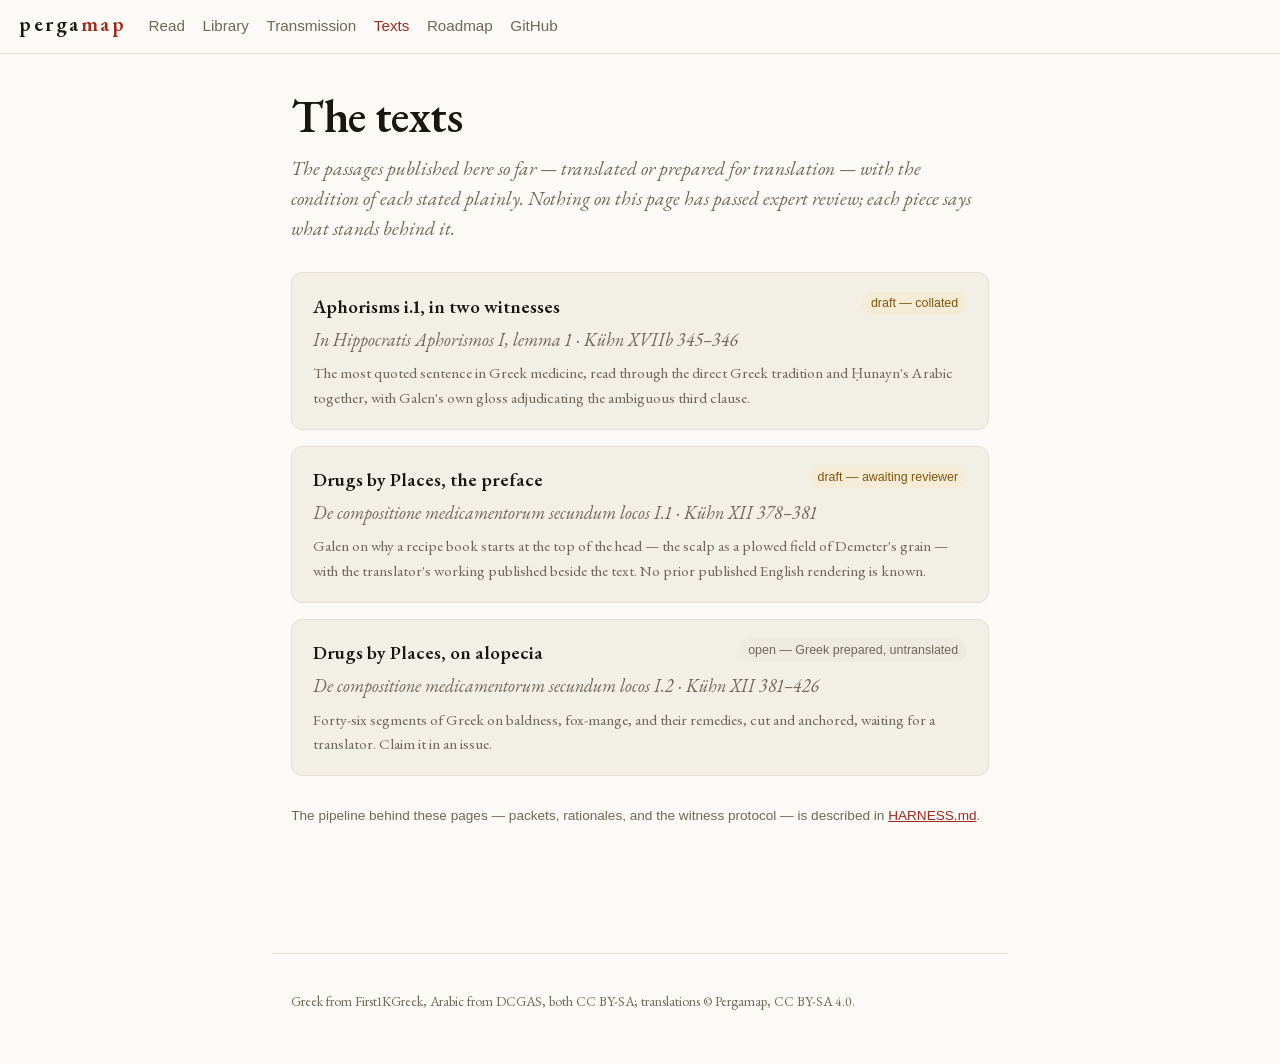
<file: translations/index.html>
<!DOCTYPE html>
<html lang="en">
<head>
<meta charset="utf-8">
<meta name="viewport" content="width=device-width, initial-scale=1">
<title>The texts — Pergamap</title>
<meta name="description" content="Every passage of Galen published on Pergamap: the collated Aphorisms verse and the source-pinned draft packets, each with its status stated plainly.">
<meta property="og:title" content="The texts — Pergamap">
<meta property="og:description" content="What has actually been translated here, and in what state.">
<meta property="og:type" content="website">
<meta property="og:site_name" content="Pergamap">
<link rel="canonical" href="https://pergamap.com/translations/">
<link rel="icon" href="/favicon.svg" type="image/svg+xml">
<link rel="stylesheet" href="../style.css">
</head>
<body>
<header class="site">
  <a class="brand" href="../index.html">Perga<span>map</span></a>
  <nav aria-label="Primary">
    <a href="../read.html">Read</a>
    <a href="../library.html">Library</a>
    <a href="../transmission.html">Transmission</a>
    <a href="index.html" class="here" aria-current="page">Texts</a>
    <a href="../roadmap.html">Roadmap</a>
    <a href="https://github.com/posix4e/pergamap">GitHub</a>
  </nav>
</header>
<main>
  <h1>The texts</h1>
  <p class="lead">The passages published here so far — translated or prepared for translation — with the condition of each stated plainly. Nothing on this page has passed expert review; each piece says what stands behind it.</p>

  <div class="textlist">
    <a class="textcard" href="aphorisms-1-1.html">
      <span class="chip partial">draft — collated</span>
      <h3>Aphorisms i.1, in two witnesses</h3>
      <span class="lat">In Hippocratis Aphorismos I, lemma 1 · Kühn XVIIb 345–346</span>
      <p>The most quoted sentence in Greek medicine, read through the direct Greek tradition and Ḥunayn's Arabic together, with Galen's own gloss adjudicating the ambiguous third clause.</p>
    </a>
    <a class="textcard" href="chunk.html?id=cml-1-1">
      <span class="chip partial">draft — awaiting reviewer</span>
      <h3>Drugs by Places, the preface</h3>
      <span class="lat">De compositione medicamentorum secundum locos I.1 · Kühn XII 378–381</span>
      <p>Galen on why a recipe book starts at the top of the head — the scalp as a plowed field of Demeter's grain — with the translator's working published beside the text. No prior published English rendering is known.</p>
    </a>
    <a class="textcard" href="chunk.html?id=cml-1-2">
      <span class="chip unknown">open — Greek prepared, untranslated</span>
      <h3>Drugs by Places, on alopecia</h3>
      <span class="lat">De compositione medicamentorum secundum locos I.2 · Kühn XII 381–426</span>
      <p>Forty-six segments of Greek on baldness, fox-mange, and their remedies, cut and anchored, waiting for a translator. Claim it in an issue.</p>
    </a>
  </div>

  <p class="crumb">The pipeline behind these pages — packets, rationales, and the witness protocol — is described in <a href="https://github.com/posix4e/pergamap/blob/main/HARNESS.md">HARNESS.md</a>.</p>
</main>
<footer class="site">
  <p>Greek from First1KGreek, Arabic from DCGAS, both CC BY-SA; translations © Pergamap, CC BY-SA 4.0.</p>
</footer>
<script src="../assets/js/decode.js" defer></script>
</body>
</html>
</file>
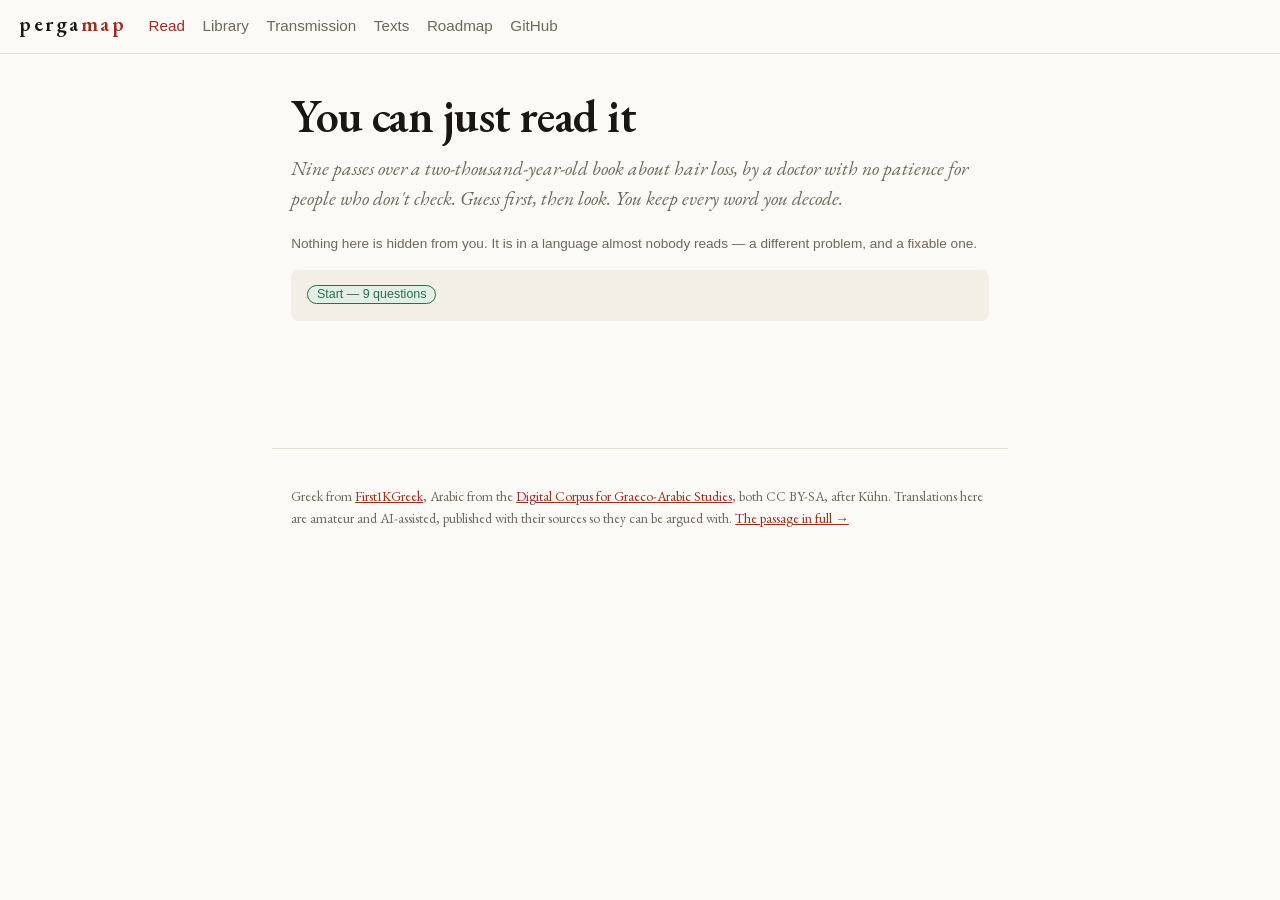
<file: read.html>
<!DOCTYPE html>
<html lang="en">
<head>
<meta charset="utf-8">
<meta name="viewport" content="width=device-width, initial-scale=1">
<title>You can just read it — Pergamap</title>
<meta name="description" content="Four questions about two passages of Galen. Guess before you look. Five minutes, no Greek required, and one of the answers is a mistake this site published and had to withdraw.">
<meta property="og:title" content="You can just read it — Pergamap">
<meta property="og:description" content="Don't take anyone's word for what the Greek says. Look at it.">
<meta property="og:type" content="website">
<meta property="og:site_name" content="Pergamap">
<link rel="canonical" href="https://pergamap.com/read">
<link rel="icon" href="/favicon.svg" type="image/svg+xml">
<link rel="stylesheet" href="style.css">
</head>
<body>
<header class="site">
  <a class="brand" href="index.html">Perga<span>map</span></a>
  <nav aria-label="Primary">
    <a href="read.html" class="here" aria-current="page">Read</a>
    <a href="library.html">Library</a>
    <a href="transmission.html">Transmission</a>
    <a href="translations/index.html">Texts</a>
    <a href="roadmap.html">Roadmap</a>
    <a href="https://github.com/posix4e/pergamap">GitHub</a>
  </nav>
</header>
<main>
  <p id="rail" hidden><span class="step"></span><span class="bar"><i></i></span><span class="count"></span></p>
  <div id="run"></div>
  <section id="decoded" hidden></section>
  <noscript><p class="error">This page needs JavaScript. The questions and their sources are plain JSON: <a href="data/cards/aph-1-1.json">data/cards/aph-1-1.json</a>.</p></noscript>
</main>
<footer class="site">
  <p>Greek from <a href="https://github.com/OpenGreekAndLatin/First1KGreek">First1KGreek</a>, Arabic from the <a href="https://www.graeco-arabic-studies.org/">Digital Corpus for Graeco-Arabic Studies</a>, both CC BY-SA, after Kühn. Translations here are amateur and AI-assisted, published with their sources so they can be argued with. <a href="translations/aphorisms-1-1.html">The passage in full →</a></p>
</footer>
<script src="assets/js/read.js" defer></script>
<script src="assets/js/decode.js" defer></script>
</body>
</html>
</file>
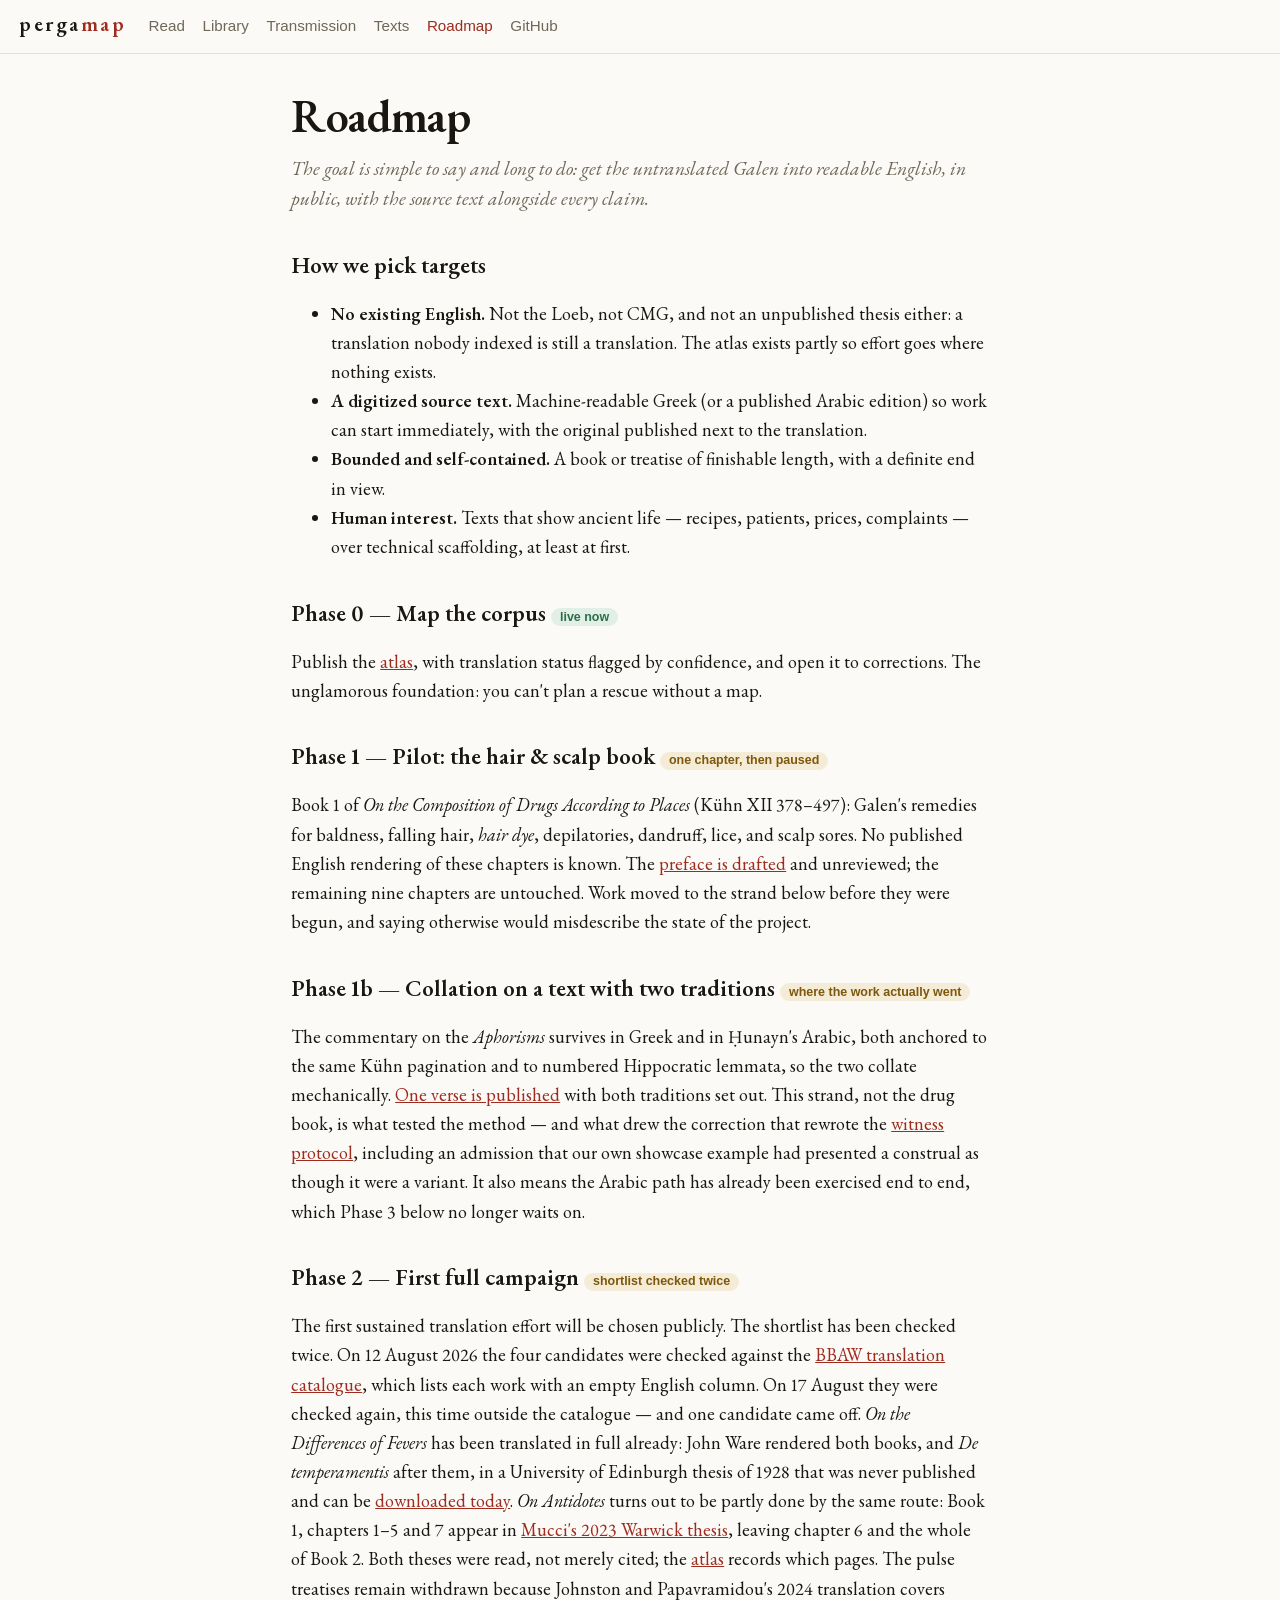
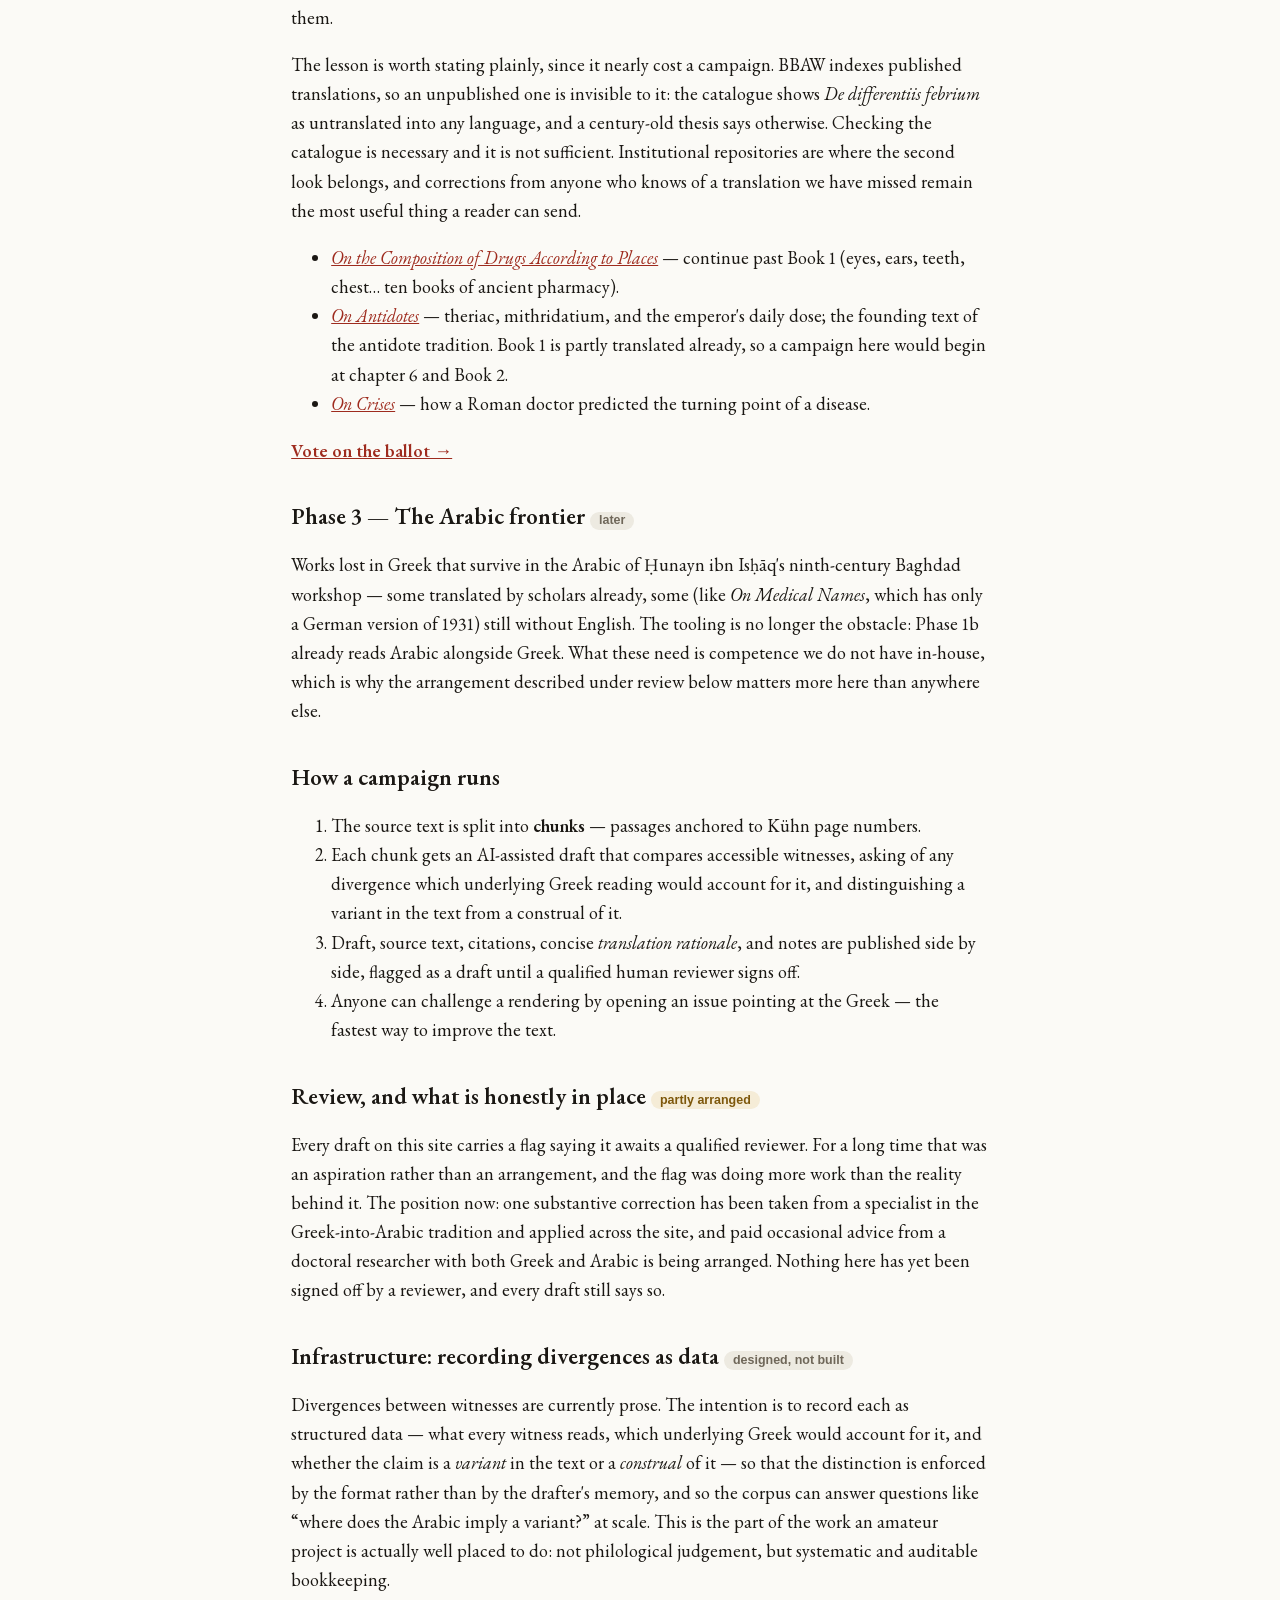
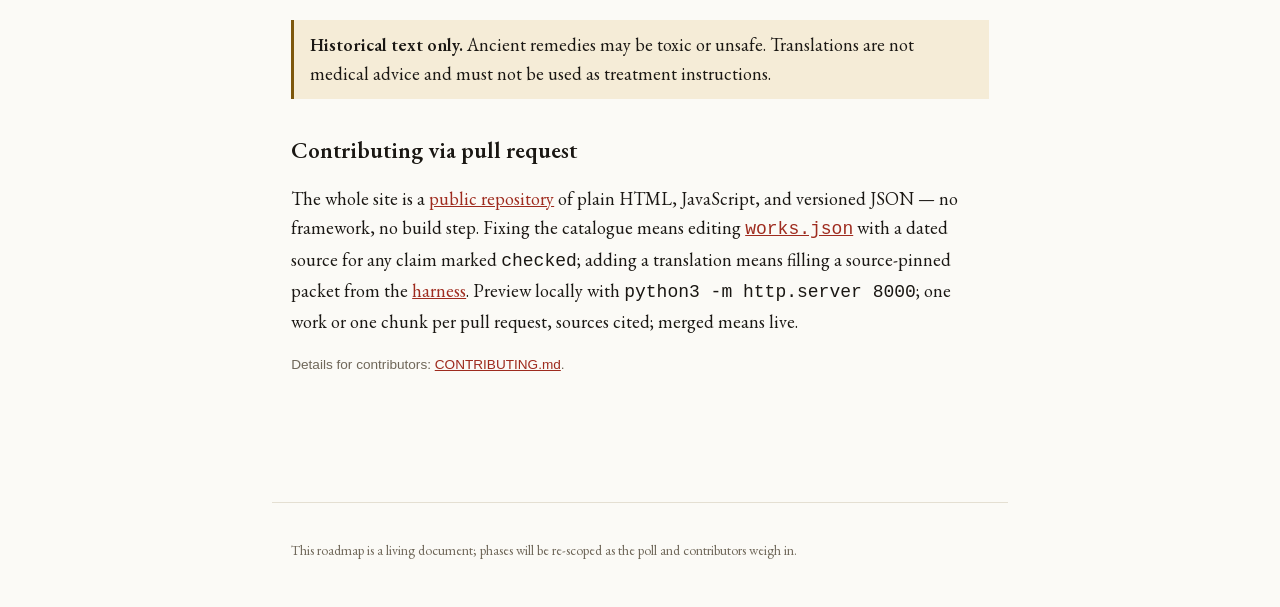
<file: roadmap.html>
<!DOCTYPE html>
<html lang="en">
<head>
<meta charset="utf-8">
<meta name="viewport" content="width=device-width, initial-scale=1">
<title>Roadmap — Pergamap</title>
<meta name="description" content="The plan for translating Galen's untranslated works into English, phase by phase.">
<meta property="og:title" content="Translation roadmap — Pergamap">
<meta property="og:description" content="A source-aware plan for publishing and reviewing open English drafts of Galen.">
<meta property="og:type" content="website">
<meta property="og:site_name" content="Pergamap">
<link rel="canonical" href="https://pergamap.com/roadmap">
<link rel="icon" href="/favicon.svg" type="image/svg+xml">
<link rel="stylesheet" href="style.css">
</head>
<body>
<header class="site">
  <a class="brand" href="index.html">Perga<span>map</span></a>
  <nav aria-label="Primary">
    <a href="read.html">Read</a>
    <a href="library.html">Library</a>
    <a href="transmission.html">Transmission</a>
    <a href="translations/index.html">Texts</a>
    <a href="roadmap.html" class="here" aria-current="page">Roadmap</a>
    <a href="https://github.com/posix4e/pergamap">GitHub</a>
  </nav>
</header>
<main>
  <h1>Roadmap</h1>
  <p class="lead">The goal is simple to say and long to do: get the untranslated Galen into readable English, in public, with the source text alongside every claim.</p>

  <h2>How we pick targets</h2>
  <ul>
    <li><strong>No existing English.</strong> Not the Loeb, not CMG, and not an unpublished thesis either: a translation nobody indexed is still a translation. The atlas exists partly so effort goes where nothing exists.</li>
    <li><strong>A digitized source text.</strong> Machine-readable Greek (or a published Arabic edition) so work can start immediately, with the original published next to the translation.</li>
    <li><strong>Bounded and self-contained.</strong> A book or treatise of finishable length, with a definite end in view.</li>
    <li><strong>Human interest.</strong> Texts that show ancient life — recipes, patients, prices, complaints — over technical scaffolding, at least at first.</li>
  </ul>

  <h2>Phase 0 — Map the corpus <span class="chip full">live now</span></h2>
  <p>Publish the <a href="library.html">atlas</a>, with translation status flagged by confidence, and open it to corrections. The unglamorous foundation: you can't plan a rescue without a map.</p>

  <h2>Phase 1 — Pilot: the hair &amp; scalp book <span class="chip partial">one chapter, then paused</span></h2>
  <p>Book 1 of <em>On the Composition of Drugs According to Places</em> (Kühn XII 378–497): Galen's remedies for baldness, falling hair, <em>hair dye</em>, depilatories, dandruff, lice, and scalp sores. No published English rendering of these chapters is known. The <a href="translations/chunk.html?id=cml-1-1">preface is drafted</a> and unreviewed; the remaining nine chapters are untouched. Work moved to the strand below before they were begun, and saying otherwise would misdescribe the state of the project.</p>

  <h2>Phase 1b — Collation on a text with two traditions <span class="chip partial">where the work actually went</span></h2>
  <p>The commentary on the <em>Aphorisms</em> survives in Greek and in Ḥunayn's Arabic, both anchored to the same Kühn pagination and to numbered Hippocratic lemmata, so the two collate mechanically. <a href="translations/aphorisms-1-1.html">One verse is published</a> with both traditions set out. This strand, not the drug book, is what tested the method — and what drew the correction that rewrote the <a href="https://github.com/posix4e/pergamap/blob/main/HARNESS.md#the-witness-protocol">witness protocol</a>, including an admission that our own showcase example had presented a construal as though it were a variant. It also means the Arabic path has already been exercised end to end, which Phase 3 below no longer waits on.</p>

  <h2>Phase 2 — First full campaign <span class="chip partial">shortlist checked twice</span></h2>
  <p>The first sustained translation effort will be chosen publicly. The shortlist has been checked twice. On 12 August 2026 the four candidates were checked against the <a href="https://cmg.bbaw.de/startseite/arbeitsmittel/werkverzeichnisse/galenus-uebersetzungen/">BBAW translation catalogue</a>, which lists each work with an empty English column. On 17 August they were checked again, this time outside the catalogue — and one candidate came off. <em>On the Differences of Fevers</em> has been translated in full already: John Ware rendered both books, and <em>De temperamentis</em> after them, in a University of Edinburgh thesis of 1928 that was never published and can be <a href="https://era.ed.ac.uk/handle/1842/20280">downloaded today</a>. <em>On Antidotes</em> turns out to be partly done by the same route: Book 1, chapters 1–5 and 7 appear in <a href="https://wrap.warwick.ac.uk/id/eprint/180856/">Mucci's 2023 Warwick thesis</a>, leaving chapter 6 and the whole of Book 2. Both theses were read, not merely cited; the <a href="library.html">atlas</a> records which pages. The pulse treatises remain withdrawn because Johnston and Papavramidou's 2024 translation covers them.</p>

  <p>The lesson is worth stating plainly, since it nearly cost a campaign. BBAW indexes published translations, so an unpublished one is invisible to it: the catalogue shows <em>De differentiis febrium</em> as untranslated into any language, and a century-old thesis says otherwise. Checking the catalogue is necessary and it is not sufficient. Institutional repositories are where the second look belongs, and corrections from anyone who knows of a translation we have missed remain the most useful thing a reader can send.</p>
  <ul>
    <li><a href="library.html?work=tlg076"><em>On the Composition of Drugs According to Places</em></a> — continue past Book 1 (eyes, ears, teeth, chest… ten books of ancient pharmacy).</li>
    <li><a href="library.html?work=tlg078"><em>On Antidotes</em></a> — theriac, mithridatium, and the emperor's daily dose; the founding text of the antidote tradition. Book 1 is partly translated already, so a campaign here would begin at chapter 6 and Book 2.</li>
    <li><a href="library.html?work=tlg064"><em>On Crises</em></a> — how a Roman doctor predicted the turning point of a disease.</li>
  </ul>
  <p><a href="https://github.com/posix4e/pergamap/issues/18"><strong>Vote on the ballot →</strong></a></p>

  <h2>Phase 3 — The Arabic frontier <span class="chip unknown">later</span></h2>
  <p>Works lost in Greek that survive in the Arabic of Ḥunayn ibn Isḥāq's ninth-century Baghdad workshop — some translated by scholars already, some (like <em>On Medical Names</em>, which has only a German version of 1931) still without English. The tooling is no longer the obstacle: Phase 1b already reads Arabic alongside Greek. What these need is competence we do not have in-house, which is why the arrangement described under review below matters more here than anywhere else.</p>

  <h2>How a campaign runs</h2>
  <ol>
    <li>The source text is split into <strong>chunks</strong> — passages anchored to Kühn page numbers.</li>
    <li>Each chunk gets an AI-assisted draft that compares accessible witnesses, asking of any divergence which underlying Greek reading would account for it, and distinguishing a variant in the text from a construal of it.</li>
    <li>Draft, source text, citations, concise <em>translation rationale</em>, and notes are published side by side, flagged as a draft until a qualified human reviewer signs off.</li>
    <li>Anyone can challenge a rendering by opening an issue pointing at the Greek — the fastest way to improve the text.</li>
  </ol>

  <h2>Review, and what is honestly in place <span class="chip partial">partly arranged</span></h2>
  <p>Every draft on this site carries a flag saying it awaits a qualified reviewer. For a long time that was an aspiration rather than an arrangement, and the flag was doing more work than the reality behind it. The position now: one substantive correction has been taken from a specialist in the Greek-into-Arabic tradition and applied across the site, and paid occasional advice from a doctoral researcher with both Greek and Arabic is being arranged. Nothing here has yet been signed off by a reviewer, and every draft still says so.</p>

  <h2>Infrastructure: recording divergences as data <span class="chip unknown">designed, not built</span></h2>
  <p>Divergences between witnesses are currently prose. The intention is to record each as structured data — what every witness reads, which underlying Greek would account for it, and whether the claim is a <em>variant</em> in the text or a <em>construal</em> of it — so that the distinction is enforced by the format rather than by the drafter's memory, and so the corpus can answer questions like “where does the Arabic imply a variant?” at scale. This is the part of the work an amateur project is actually well placed to do: not philological judgement, but systematic and auditable bookkeeping.</p>
  <div class="notice medical-warning"><p><strong>Historical text only.</strong> Ancient remedies may be toxic or unsafe. Translations are not medical advice and must not be used as treatment instructions.</p></div>

  <h2>Contributing via pull request</h2>
  <p>The whole site is a <a href="https://github.com/posix4e/pergamap">public repository</a> of plain HTML, JavaScript, and versioned JSON — no framework, no build step. Fixing the catalogue means editing <a href="https://github.com/posix4e/pergamap/blob/main/data/works.json"><code>works.json</code></a> with a dated source for any claim marked <code>checked</code>; adding a translation means filling a source-pinned packet from the <a href="https://github.com/posix4e/pergamap/blob/main/HARNESS.md">harness</a>. Preview locally with <code>python3 -m http.server 8000</code>; one work or one chunk per pull request, sources cited; merged means live.</p>
  <p class="crumb">Details for contributors: <a href="https://github.com/posix4e/pergamap/blob/main/CONTRIBUTING.md">CONTRIBUTING.md</a>.</p>
</main>
<footer class="site">
  <p>This roadmap is a living document; phases will be re-scoped as the poll and contributors weigh in.</p>
</footer>
<script src="assets/js/decode.js" defer></script>
</body>
</html>
</file>
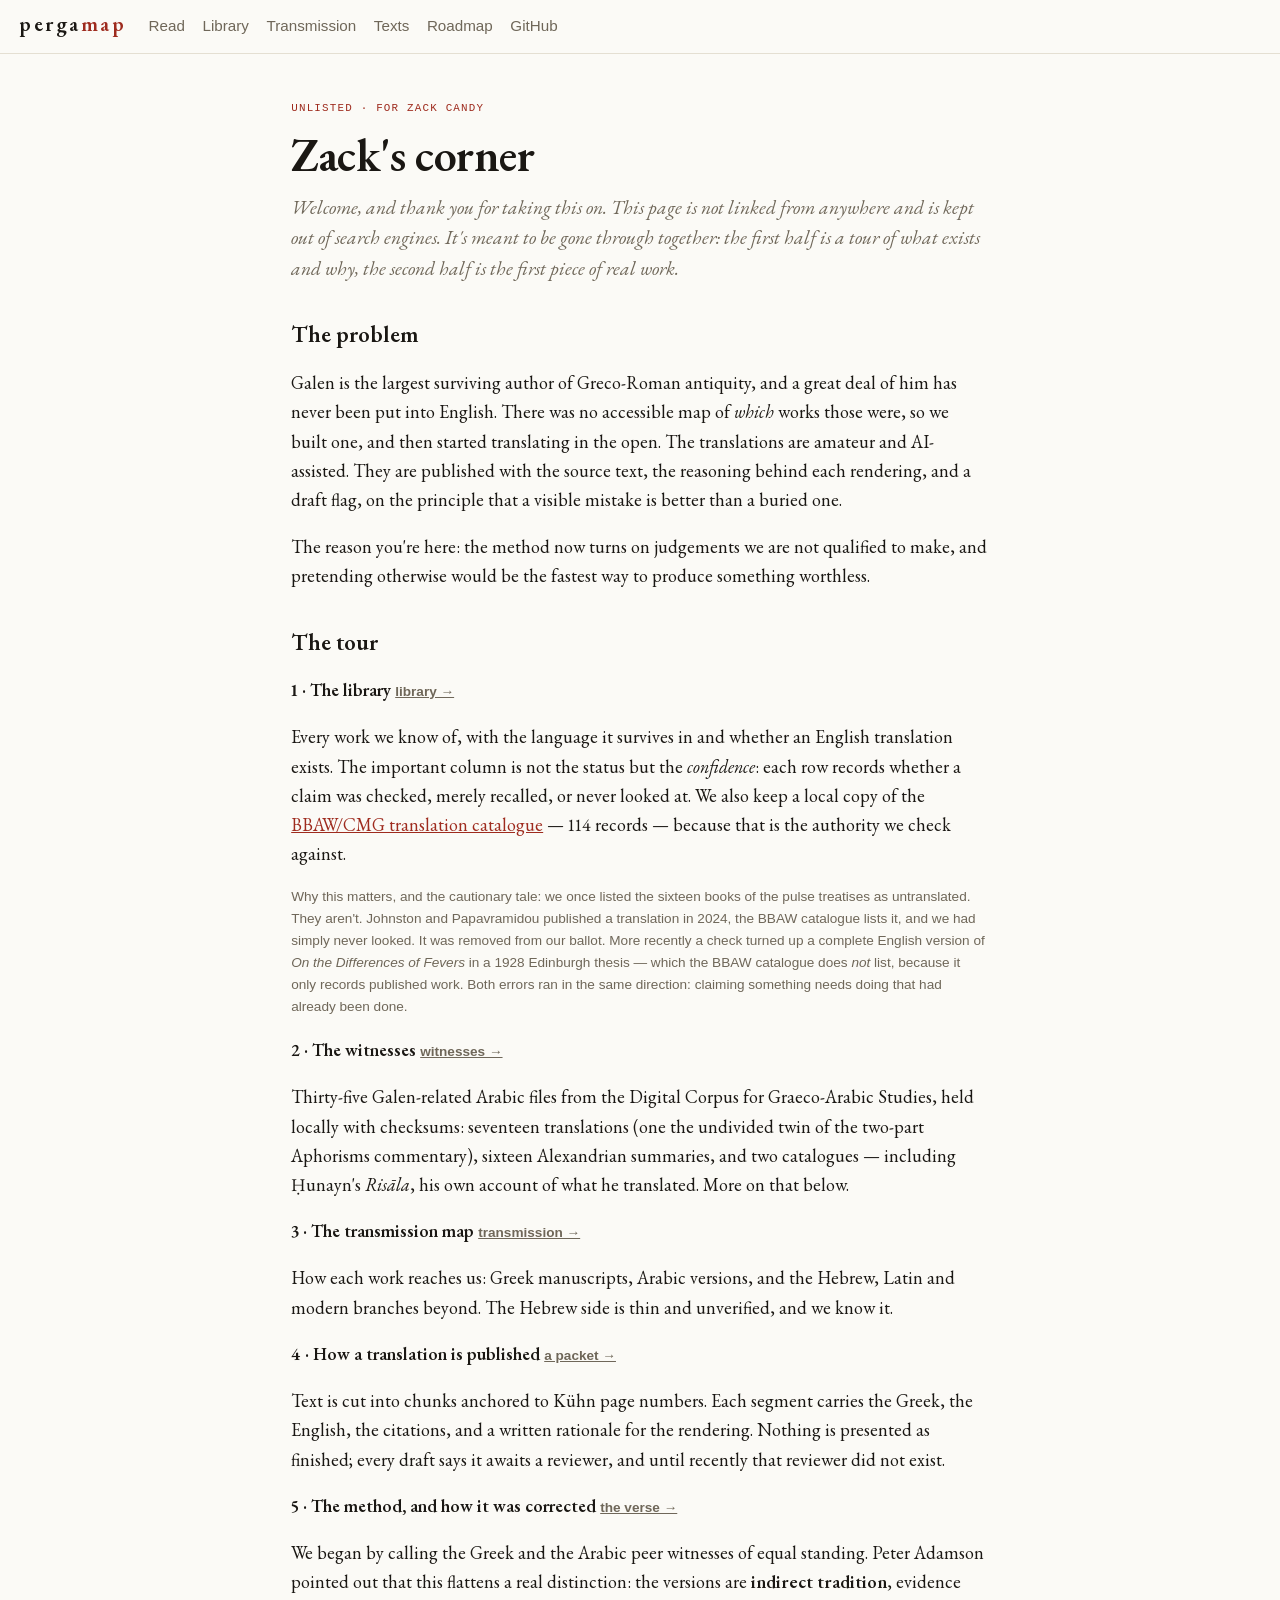
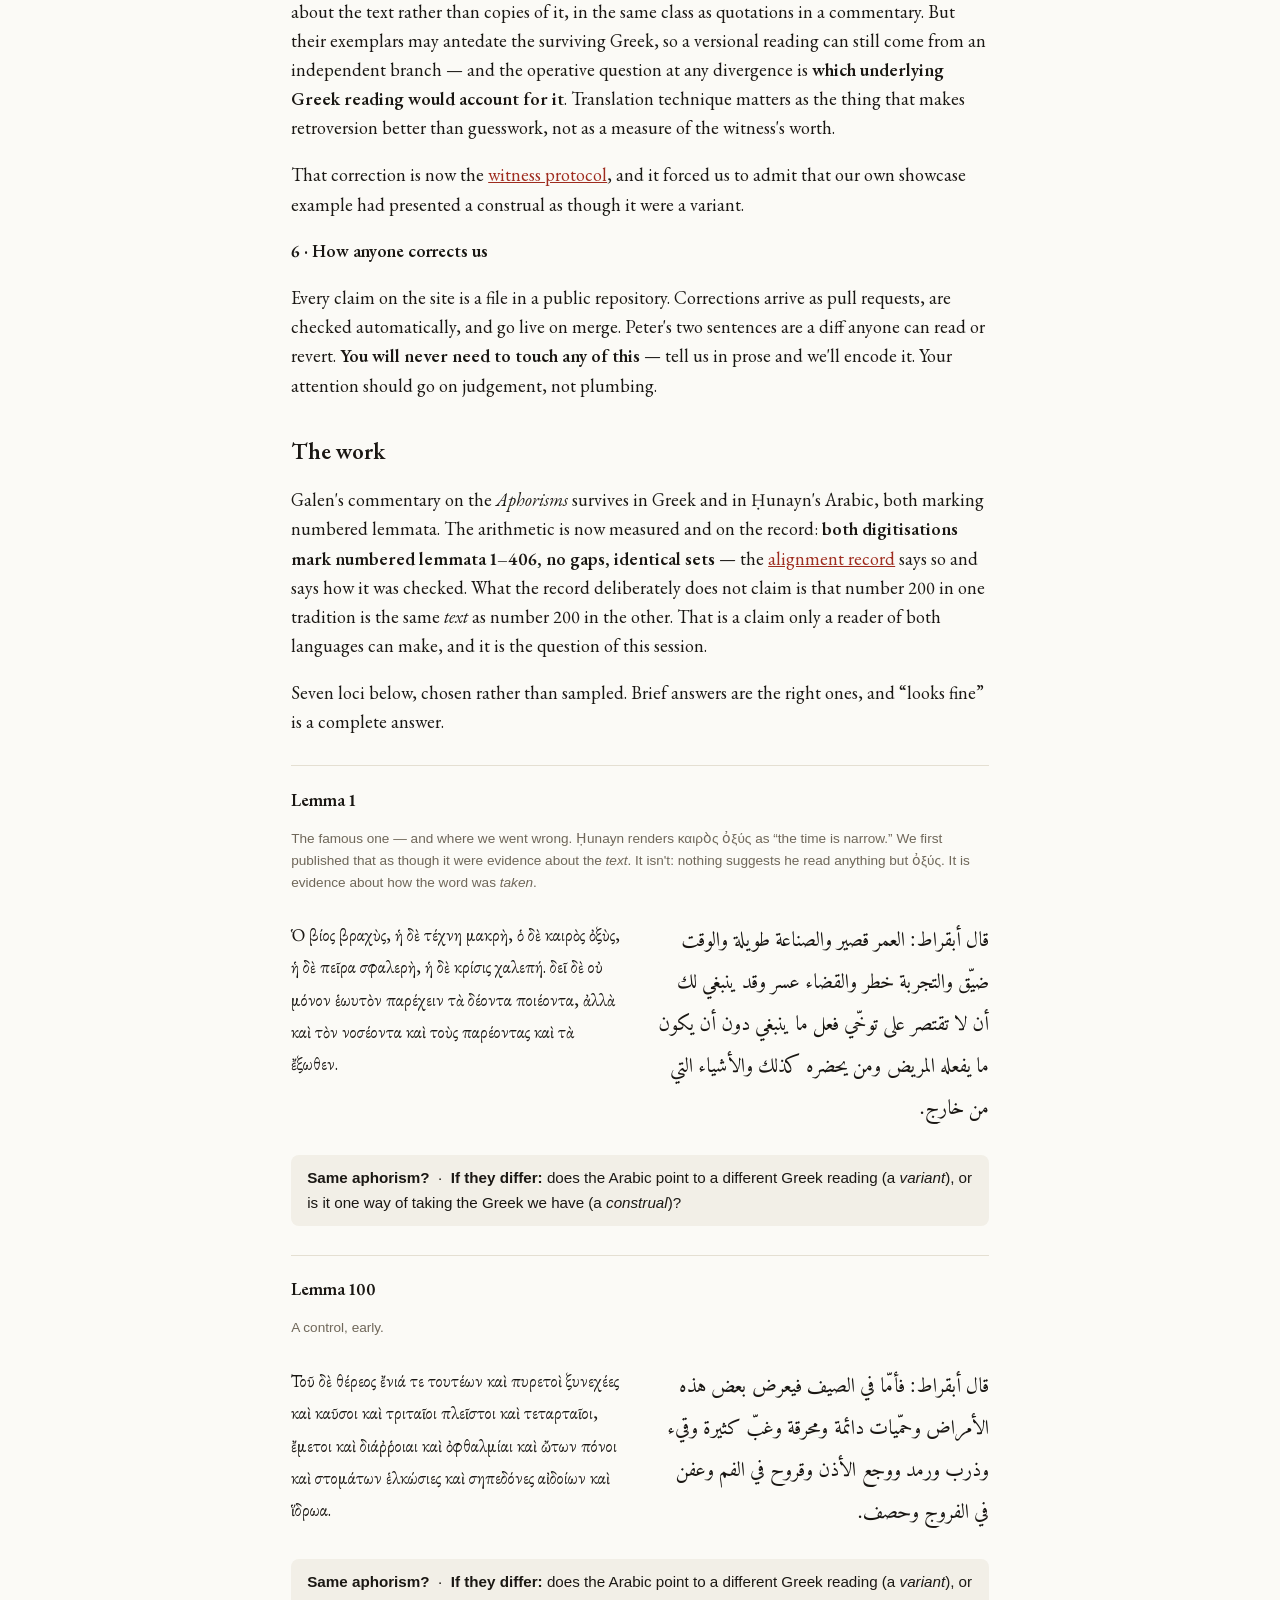
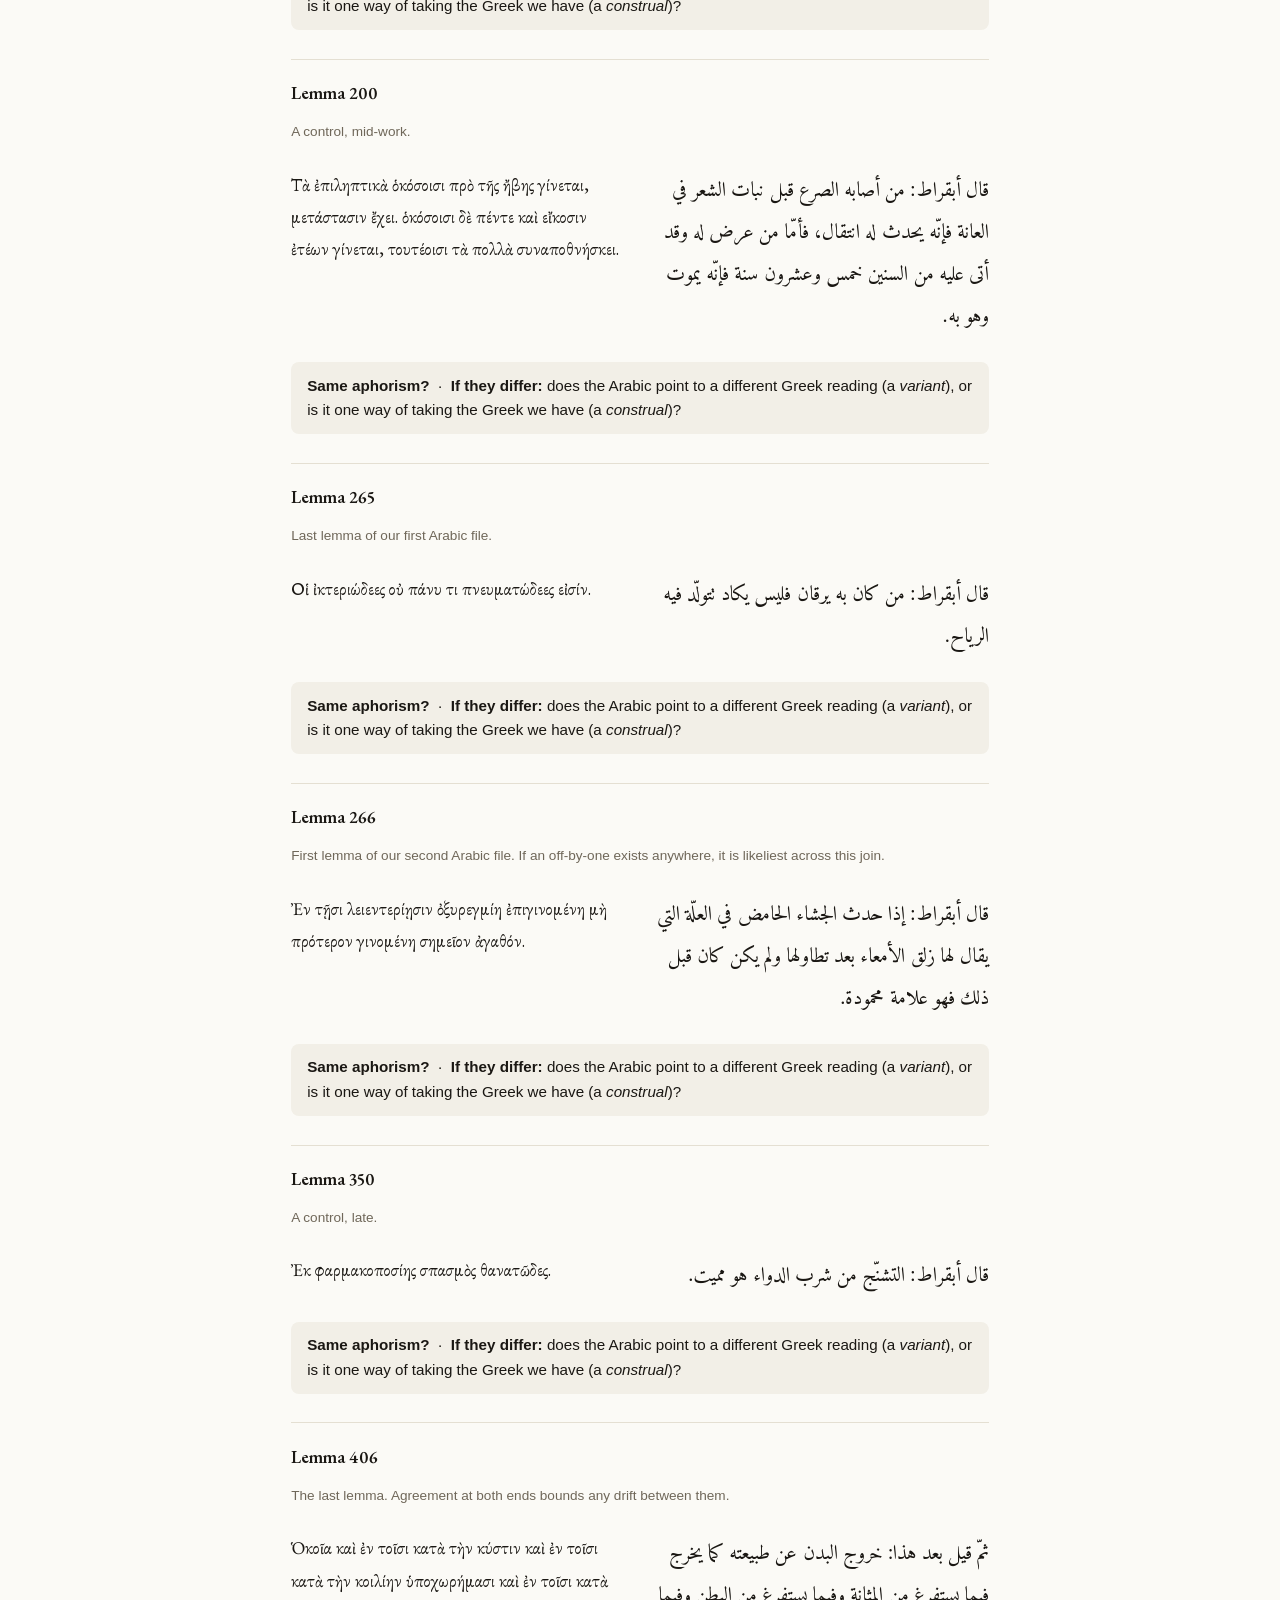
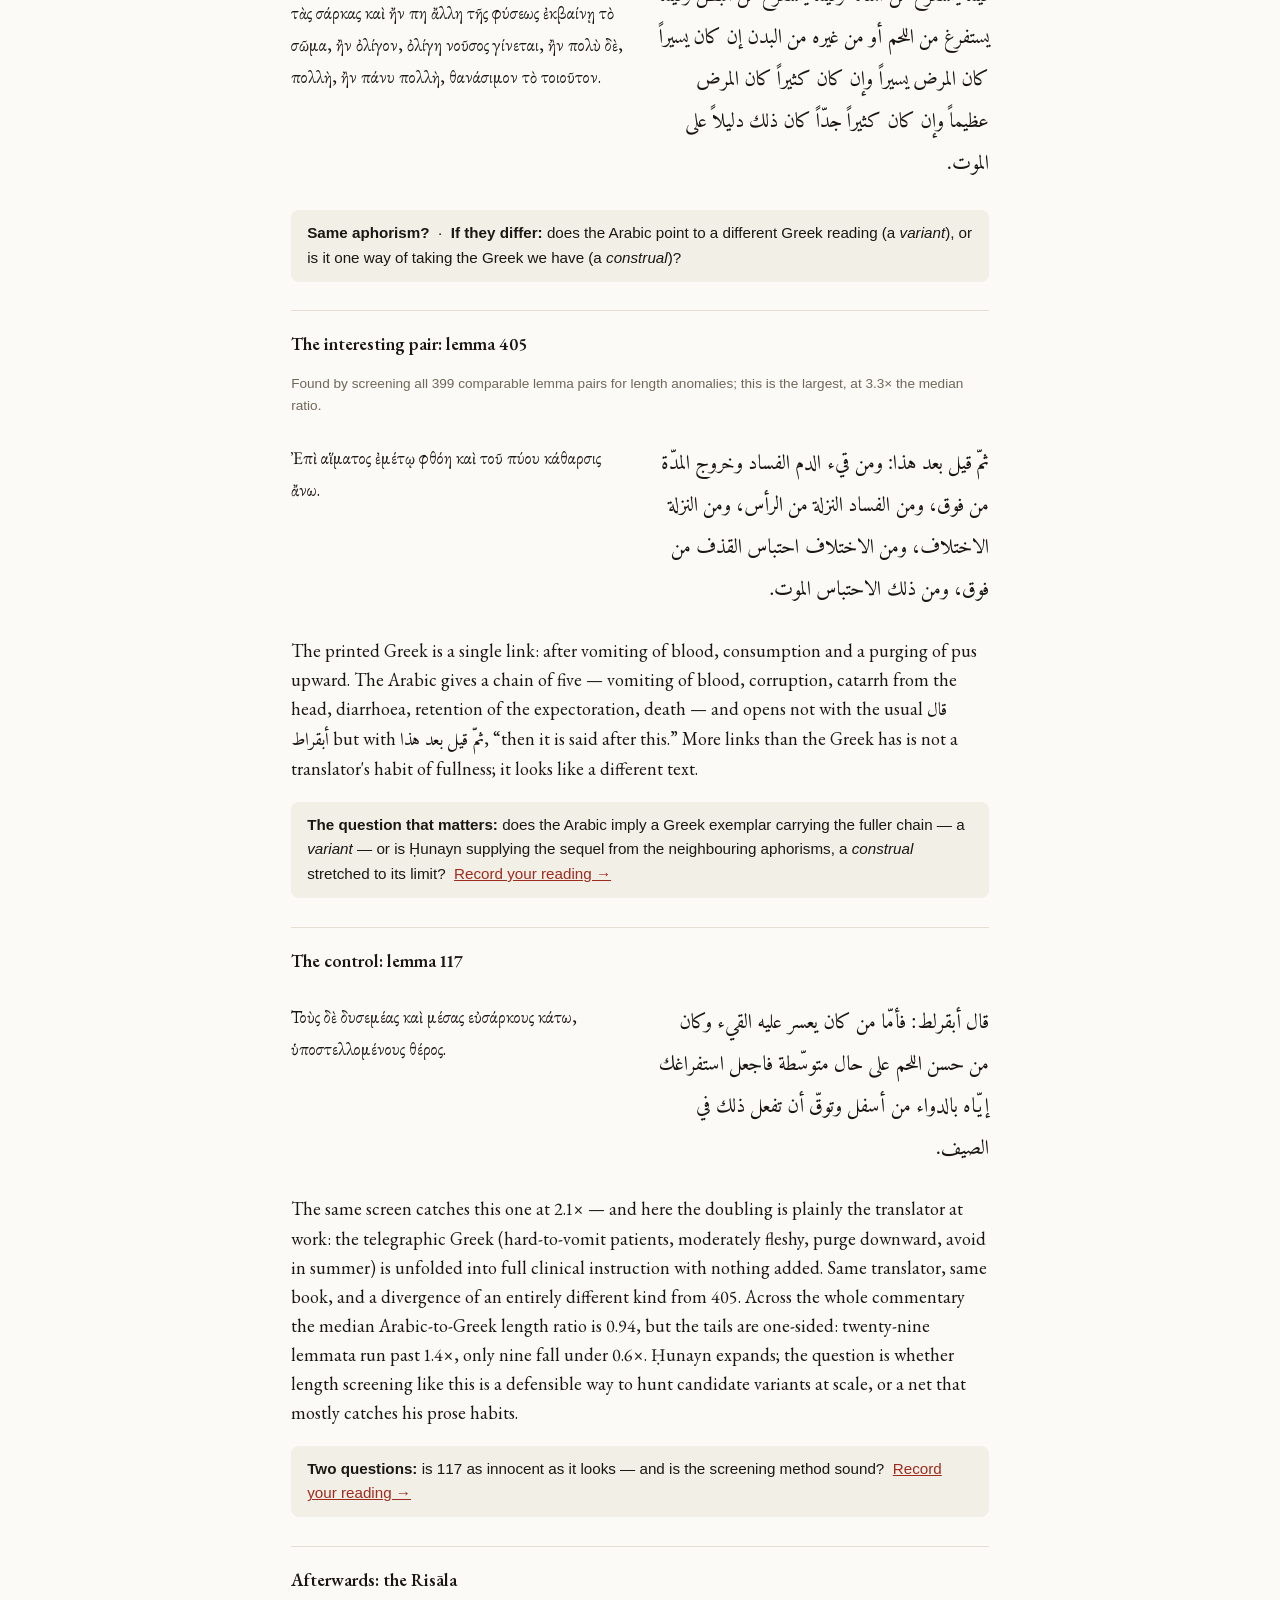
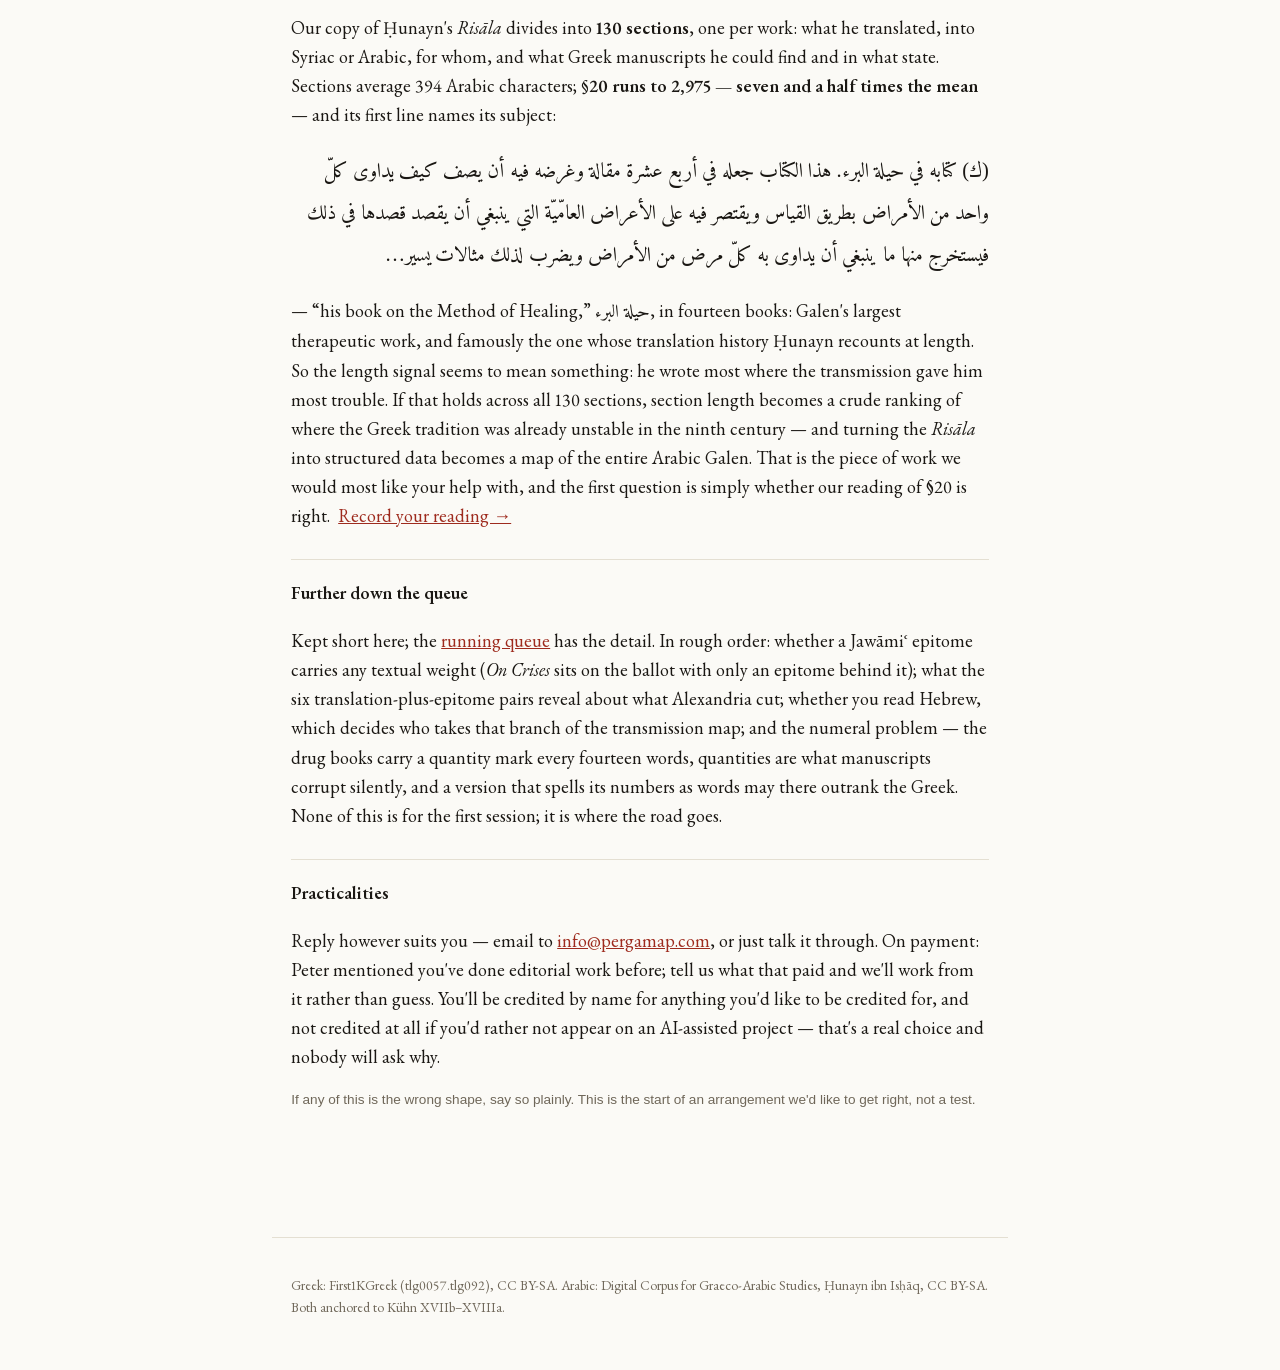
<file: zcorner.html>
<!DOCTYPE html>
<html lang="en">
<head>
<meta charset="utf-8">
<meta name="viewport" content="width=device-width, initial-scale=1">
<title>Zack's corner — Pergamap</title>
<meta name="robots" content="noindex, nofollow">
<meta name="description" content="Private working page.">
<meta property="og:title" content="Zack's corner — Pergamap">
<meta property="og:description" content="Private working page.">
<meta property="og:type" content="website">
<meta property="og:site_name" content="Pergamap">
<link rel="canonical" href="https://pergamap.com/zcorner">
<link rel="icon" href="/favicon.svg" type="image/svg+xml">
<link rel="stylesheet" href="style.css">
</head>
<body>
<header class="site">
  <a class="brand" href="index.html">Perga<span>map</span></a>
  <nav aria-label="Primary">
    <a href="read.html">Read</a>
    <a href="library.html">Library</a>
    <a href="transmission.html">Transmission</a>
    <a href="translations/index.html">Texts</a>
    <a href="roadmap.html">Roadmap</a>
    <a href="https://github.com/posix4e/pergamap">GitHub</a>
  </nav>
</header>
<main>
  <p class="tag">Unlisted · for Zack Candy</p>
  <h1>Zack's corner</h1>
  <p class="lead">Welcome, and thank you for taking this on. This page is not linked from anywhere and is kept out of search engines. It's meant to be gone through together: the first half is a tour of what exists and why, the second half is the first piece of real work.</p>

  <h2>The problem</h2>
  <p>Galen is the largest surviving author of Greco-Roman antiquity, and a great deal of him has never been put into English. There was no accessible map of <em>which</em> works those were, so we built one, and then started translating in the open. The translations are amateur and AI-assisted. They are published with the source text, the reasoning behind each rendering, and a draft flag, on the principle that a visible mistake is better than a buried one.</p>
  <p>The reason you're here: the method now turns on judgements we are not qualified to make, and pretending otherwise would be the fastest way to produce something worthless.</p>

  <h2>The tour</h2>

  <h3>1 · The library <a class="crumb" href="library.html">library →</a></h3>
  <p>Every work we know of, with the language it survives in and whether an English translation exists. The important column is not the status but the <em>confidence</em>: each row records whether a claim was checked, merely recalled, or never looked at. We also keep a local copy of the <a href="library.html#bbaw">BBAW/CMG translation catalogue</a> — 114 records — because that is the authority we check against.</p>
  <p class="crumb">Why this matters, and the cautionary tale: we once listed the sixteen books of the pulse treatises as untranslated. They aren't. Johnston and Papavramidou published a translation in 2024, the BBAW catalogue lists it, and we had simply never looked. It was removed from our ballot. More recently a check turned up a complete English version of <em>On the Differences of Fevers</em> in a 1928 Edinburgh thesis — which the BBAW catalogue does <em>not</em> list, because it only records published work. Both errors ran in the same direction: claiming something needs doing that had already been done.</p>

  <h3>2 · The witnesses <a class="crumb" href="library.html#witnesses">witnesses →</a></h3>
  <p>Thirty-five Galen-related Arabic files from the Digital Corpus for Graeco-Arabic Studies, held locally with checksums: seventeen translations (one the undivided twin of the two-part Aphorisms commentary), sixteen Alexandrian summaries, and two catalogues — including Ḥunayn's <em>Risāla</em>, his own account of what he translated. More on that below.</p>

  <h3>3 · The transmission map <a class="crumb" href="transmission.html">transmission →</a></h3>
  <p>How each work reaches us: Greek manuscripts, Arabic versions, and the Hebrew, Latin and modern branches beyond. The Hebrew side is thin and unverified, and we know it.</p>

  <h3>4 · How a translation is published <a class="crumb" href="translations/chunk.html?id=cml-1-1">a packet →</a></h3>
  <p>Text is cut into chunks anchored to Kühn page numbers. Each segment carries the Greek, the English, the citations, and a written rationale for the rendering. Nothing is presented as finished; every draft says it awaits a reviewer, and until recently that reviewer did not exist.</p>

  <h3>5 · The method, and how it was corrected <a class="crumb" href="translations/aphorisms-1-1.html">the verse →</a></h3>
  <p>We began by calling the Greek and the Arabic peer witnesses of equal standing. Peter Adamson pointed out that this flattens a real distinction: the versions are <strong>indirect tradition</strong>, evidence about the text rather than copies of it, in the same class as quotations in a commentary. But their exemplars may antedate the surviving Greek, so a versional reading can still come from an independent branch — and the operative question at any divergence is <strong>which underlying Greek reading would account for it</strong>. Translation technique matters as the thing that makes retroversion better than guesswork, not as a measure of the witness's worth.</p>
  <p>That correction is now the <a href="https://github.com/posix4e/pergamap/blob/main/HARNESS.md#the-witness-protocol">witness protocol</a>, and it forced us to admit that our own showcase example had presented a construal as though it were a variant.</p>

  <h3>6 · How anyone corrects us</h3>
  <p>Every claim on the site is a file in a public repository. Corrections arrive as pull requests, are checked automatically, and go live on merge. Peter's two sentences are a diff anyone can read or revert. <strong>You will never need to touch any of this</strong> — tell us in prose and we'll encode it. Your attention should go on judgement, not plumbing.</p>

  <h2>The work</h2>
  <p>Galen's commentary on the <em>Aphorisms</em> survives in Greek and in Ḥunayn's Arabic, both marking numbered lemmata. The arithmetic is now measured and on the record: <strong>both digitisations mark numbered lemmata 1–406, no gaps, identical sets</strong> — the <a href="https://github.com/posix4e/pergamap/blob/main/data/alignments/tlg092.json">alignment record</a> says so and says how it was checked. What the record deliberately does not claim is that number 200 in one tradition is the same <em>text</em> as number 200 in the other. That is a claim only a reader of both languages can make, and it is the question of this session.</p>
  <p>Seven loci below, chosen rather than sampled. Brief answers are the right ones, and “looks fine” is a complete answer.</p>

  <section class="locus">
    <h3>Lemma 1</h3>
    <p class="crumb">The famous one — and where we went wrong. Ḥunayn renders καιρὸς ὀξύς as “the time is narrow.” We first published that as though it were evidence about the <em>text</em>. It isn't: nothing suggests he read anything but ὀξύς. It is evidence about how the word was <em>taken</em>.</p>
    <div class="pair">
      <div class="grc" lang="grc">Ὁ βίος βραχὺς, ἡ δὲ τέχνη μακρὴ, ὁ δὲ καιρὸς ὀξὺς, ἡ δὲ πεῖρα σφαλερὴ, ἡ δὲ κρίσις χαλεπή. δεῖ δὲ οὐ μόνον ἑωυτὸν παρέχειν τὰ δέοντα ποιέοντα, ἀλλὰ καὶ τὸν νοσέοντα καὶ τοὺς παρέοντας καὶ τὰ ἔξωθεν.</div>
      <div class="ara" lang="ar" dir="rtl">قال أبقراط: العمر قصير والصناعة طويلة والوقت ضيّق والتجربة خطر والقضاء عسر وقد ينبغي لك أن لا تقتصر على توخّي فعل ما ينبغي دون أن يكون ما يفعله المريض ومن يحضره كذلك والأشياء التي من خارج.</div>
    </div>
    <p class="ask"><b>Same aphorism?</b> &nbsp;·&nbsp; <b>If they differ:</b> does the Arabic point to a different Greek reading (a <i>variant</i>), or is it one way of taking the Greek we have (a <i>construal</i>)?</p>
  </section>
  <section class="locus">
    <h3>Lemma 100</h3>
    <p class="crumb">A control, early.</p>
    <div class="pair">
      <div class="grc" lang="grc">Τοῦ δὲ θέρεος ἔνιά τε τουτέων καὶ πυρετοὶ ξυνεχέες καὶ καῦσοι καὶ τριταῖοι πλεῖστοι καὶ τεταρταῖοι, ἔμετοι καὶ διάῤῥοιαι καὶ ὀφθαλμίαι καὶ ὤτων πόνοι καὶ στομάτων ἑλκώσιες καὶ σηπεδόνες αἰδοίων καὶ ἵδρωα.</div>
      <div class="ara" lang="ar" dir="rtl">قال أبقراط: فأمّا في الصيف فيعرض بعض هذه الأمراض وحمّيات دائمة ومحرقة وغبّ كثيرة وقيء وذرب ورمد ووجع الأذن وقروح في الفم وعفن في الفروج وحصف.</div>
    </div>
    <p class="ask"><b>Same aphorism?</b> &nbsp;·&nbsp; <b>If they differ:</b> does the Arabic point to a different Greek reading (a <i>variant</i>), or is it one way of taking the Greek we have (a <i>construal</i>)?</p>
  </section>
  <section class="locus">
    <h3>Lemma 200</h3>
    <p class="crumb">A control, mid-work.</p>
    <div class="pair">
      <div class="grc" lang="grc">Τὰ ἐπιληπτικὰ ὁκόσοισι πρὸ τῆς ἤβης γίνεται, μετάστασιν ἔχει. ὁκόσοισι δὲ πέντε καὶ εἴκοσιν ἐτέων γίνεται, τουτέοισι τὰ πολλὰ συναποθνήσκει.</div>
      <div class="ara" lang="ar" dir="rtl">قال أبقراط: من أصابه الصرع قبل نبات الشعر في العانة فإنّه يحدث له انتقال، فأمّا من عرض له وقد أتى عليه من السنين خمس وعشرون سنة فإنّه يموت وهو به.</div>
    </div>
    <p class="ask"><b>Same aphorism?</b> &nbsp;·&nbsp; <b>If they differ:</b> does the Arabic point to a different Greek reading (a <i>variant</i>), or is it one way of taking the Greek we have (a <i>construal</i>)?</p>
  </section>
  <section class="locus">
    <h3>Lemma 265</h3>
    <p class="crumb">Last lemma of our first Arabic file.</p>
    <div class="pair">
      <div class="grc" lang="grc">Οἱ ἰκτεριώδεες οὐ πάνυ τι πνευματώδεες εἰσίν.</div>
      <div class="ara" lang="ar" dir="rtl">قال أبقراط: من كان به يرقان فليس يكاد تتولّد فيه الرياح.</div>
    </div>
    <p class="ask"><b>Same aphorism?</b> &nbsp;·&nbsp; <b>If they differ:</b> does the Arabic point to a different Greek reading (a <i>variant</i>), or is it one way of taking the Greek we have (a <i>construal</i>)?</p>
  </section>
  <section class="locus">
    <h3>Lemma 266</h3>
    <p class="crumb">First lemma of our second Arabic file. If an off-by-one exists anywhere, it is likeliest across this join.</p>
    <div class="pair">
      <div class="grc" lang="grc">Ἐν τῇσι λειεντερίῃσιν ὀξυρεγμίη ἐπιγινομένη μὴ πρότερον γινομένη σημεῖον ἀγαθόν.</div>
      <div class="ara" lang="ar" dir="rtl">قال أبقراط: إذا حدث الجشاء الحامض في العلّة التي يقال لها زلق الأمعاء بعد تطاولها ولم يكن كان قبل ذلك فهو علامة محمودة.</div>
    </div>
    <p class="ask"><b>Same aphorism?</b> &nbsp;·&nbsp; <b>If they differ:</b> does the Arabic point to a different Greek reading (a <i>variant</i>), or is it one way of taking the Greek we have (a <i>construal</i>)?</p>
  </section>
  <section class="locus">
    <h3>Lemma 350</h3>
    <p class="crumb">A control, late.</p>
    <div class="pair">
      <div class="grc" lang="grc">Ἐκ φαρμακοποσίης σπασμὸς θανατῶδες.</div>
      <div class="ara" lang="ar" dir="rtl">قال أبقراط: التشنّج من شرب الدواء هو مميت.</div>
    </div>
    <p class="ask"><b>Same aphorism?</b> &nbsp;·&nbsp; <b>If they differ:</b> does the Arabic point to a different Greek reading (a <i>variant</i>), or is it one way of taking the Greek we have (a <i>construal</i>)?</p>
  </section>
  <section class="locus">
    <h3>Lemma 406</h3>
    <p class="crumb">The last lemma. Agreement at both ends bounds any drift between them.</p>
    <div class="pair">
      <div class="grc" lang="grc">Ὁκοῖα καὶ ἐν τοῖσι κατὰ τὴν κύστιν καὶ ἐν τοῖσι κατὰ τὴν κοιλίην ὑποχωρήμασι καὶ ἐν τοῖσι κατὰ τὰς σάρκας καὶ ἤν πη ἄλλη τῆς φύσεως ἐκβαίνῃ τὸ σῶμα, ἢν ὀλίγον, ὀλίγη νοῦσος γίνεται, ἢν πολὺ δὲ, πολλὴ, ἢν πάνυ πολλὴ, θανάσιμον τὸ τοιοῦτον.</div>
      <div class="ara" lang="ar" dir="rtl">ثمّ قيل بعد هذا: خروج البدن عن طبيعته كما يخرج فيما يستفرغ من المثانة وفيما يستفرغ من البطن وفيما يستفرغ من اللحم أو من غيره من البدن إن كان يسيراً كان المرض يسيراً وإن كان كثيراً كان المرض عظيماً وإن كان كثيراً جدّاً كان ذلك دليلاً على الموت.</div>
    </div>
    <p class="ask"><b>Same aphorism?</b> &nbsp;·&nbsp; <b>If they differ:</b> does the Arabic point to a different Greek reading (a <i>variant</i>), or is it one way of taking the Greek we have (a <i>construal</i>)?</p>
  </section>


  <section class="locus">
    <h3>The interesting pair: lemma 405</h3>
    <p class="crumb">Found by screening all 399 comparable lemma pairs for length anomalies; this is the largest, at 3.3× the median ratio.</p>
    <div class="pair">
      <div class="grc" lang="grc">Ἐπὶ αἵματος ἐμέτῳ φθόη καὶ τοῦ πύου κάθαρσις ἄνω.</div>
      <div class="ara" lang="ar" dir="rtl">ثمّ قيل بعد هذا: ومن قيء الدم الفساد وخروج المدّة من فوق، ومن الفساد النزلة من الرأس، ومن النزلة الاختلاف، ومن الاختلاف احتباس القذف من فوق، ومن ذلك الاحتباس الموت.</div>
    </div>
    <p>The printed Greek is a single link: after vomiting of blood, consumption and a purging of pus upward. The Arabic gives a chain of five — vomiting of blood, corruption, catarrh from the head, diarrhoea, retention of the expectoration, death — and opens not with the usual <span lang="ar" dir="rtl">قال أبقراط</span> but with <span lang="ar" dir="rtl">ثمّ قيل بعد هذا</span>, “then it is said after this.” More links than the Greek has is not a translator's habit of fullness; it looks like a different text.</p>
    <p class="ask"><b>The question that matters:</b> does the Arabic imply a Greek exemplar carrying the fuller chain — a <i>variant</i> — or is Ḥunayn supplying the sequel from the neighbouring aphorisms, a <i>construal</i> stretched to its limit? &nbsp;<a href="https://github.com/posix4e/pergamap/issues/new?title=Reading%3A+Aphorisms+lemma+405+%E2%80%94+variant+or+construal%3F&amp;labels=zcorner">Record your reading →</a></p>
  </section>

  <section class="locus">
    <h3>The control: lemma 117</h3>
    <div class="pair">
      <div class="grc" lang="grc">Τοὺς δὲ δυσεμέας καὶ μέσας εὐσάρκους κάτω, ὑποστελλομένους θέρος.</div>
      <div class="ara" lang="ar" dir="rtl">قال أبقرلط: فأمّا من كان يعسر عليه القيء وكان من حسن اللحم على حال متوسّطة فاجعل استفراغك إيّاه بالدواء من أسفل وتوقّ أن تفعل ذلك في الصيف.</div>
    </div>
    <p>The same screen catches this one at 2.1× — and here the doubling is plainly the translator at work: the telegraphic Greek (hard-to-vomit patients, moderately fleshy, purge downward, avoid in summer) is unfolded into full clinical instruction with nothing added. Same translator, same book, and a divergence of an entirely different kind from 405. Across the whole commentary the median Arabic-to-Greek length ratio is 0.94, but the tails are one-sided: twenty-nine lemmata run past 1.4×, only nine fall under 0.6×. Ḥunayn expands; the question is whether length screening like this is a defensible way to hunt candidate variants at scale, or a net that mostly catches his prose habits.</p>
    <p class="ask"><b>Two questions:</b> is 117 as innocent as it looks — and is the screening method sound? &nbsp;<a href="https://github.com/posix4e/pergamap/issues/new?title=Reading%3A+Aphorisms+lemma+117%2C+and+the+length-screen+method&amp;labels=zcorner">Record your reading →</a></p>
  </section>
  <section class="locus">
    <h3>Afterwards: the Risāla</h3>
    <p>Our copy of Ḥunayn's <em>Risāla</em> divides into <strong>130 sections</strong>, one per work: what he translated, into Syriac or Arabic, for whom, and what Greek manuscripts he could find and in what state. Sections average 394 Arabic characters; <strong>§20 runs to 2,975 — seven and a half times the mean</strong> — and its first line names its subject:</p>
    <p class="ara" lang="ar" dir="rtl">(ك) كتابه في حيلة البرء. هذا الكتاب جعله في أربع عشرة مقالة وغرضه فيه أن يصف كيف يداوى كلّ واحد من الأمراض بطريق القياس ويقتصر فيه على الأعراض العامّيّة التي ينبغي أن يقصد قصدها في ذلك فيستخرج منها ما ينبغي أن يداوى به كلّ مرض من الأمراض ويضرب لذلك مثالات يسير…</p>
    <p>— “his book on the Method of Healing,” <span lang="ar" dir="rtl">حيلة البرء</span>, in fourteen books: Galen's largest therapeutic work, and famously the one whose translation history Ḥunayn recounts at length. So the length signal seems to mean something: he wrote most where the transmission gave him most trouble. If that holds across all 130 sections, section length becomes a crude ranking of where the Greek tradition was already unstable in the ninth century — and turning the <em>Risāla</em> into structured data becomes a map of the entire Arabic Galen. That is the piece of work we would most like your help with, and the first question is simply whether our reading of §20 is right. &nbsp;<a href="https://github.com/posix4e/pergamap/issues/new?title=Risala+%C2%A720%3A+is+our+reading+right%2C+and+does+length+track+transmission+trouble%3F&amp;labels=zcorner">Record your reading →</a></p>
  </section>

  <section class="locus">
    <h3>Further down the queue</h3>
    <p>Kept short here; the <a href="https://github.com/posix4e/pergamap/blob/main/zcorner-queue.md">running queue</a> has the detail. In rough order: whether a Jawāmiʿ epitome carries any textual weight (<em>On Crises</em> sits on the ballot with only an epitome behind it); what the six translation-plus-epitome pairs reveal about what Alexandria cut; whether you read Hebrew, which decides who takes that branch of the transmission map; and the numeral problem — the drug books carry a quantity mark every fourteen words, quantities are what manuscripts corrupt silently, and a version that spells its numbers as words may there outrank the Greek. None of this is for the first session; it is where the road goes.</p>
  </section>

  <section class="locus">
    <h3>Practicalities</h3>
    <p>Reply however suits you — email to <a href="mailto:info@pergamap.com">info@pergamap.com</a>, or just talk it through. On payment: Peter mentioned you've done editorial work before; tell us what that paid and we'll work from it rather than guess. You'll be credited by name for anything you'd like to be credited for, and not credited at all if you'd rather not appear on an AI-assisted project — that's a real choice and nobody will ask why.</p>
    <p class="crumb">If any of this is the wrong shape, say so plainly. This is the start of an arrangement we'd like to get right, not a test.</p>
  </section>
</main>
<footer class="site">
  <p>Greek: First1KGreek (tlg0057.tlg092), CC BY-SA. Arabic: Digital Corpus for Graeco-Arabic Studies, Ḥunayn ibn Isḥāq, CC BY-SA. Both anchored to Kühn XVIIb–XVIIIa.</p>
</footer>
<script src="assets/js/decode.js" defer></script>
</body>
</html>
</file>
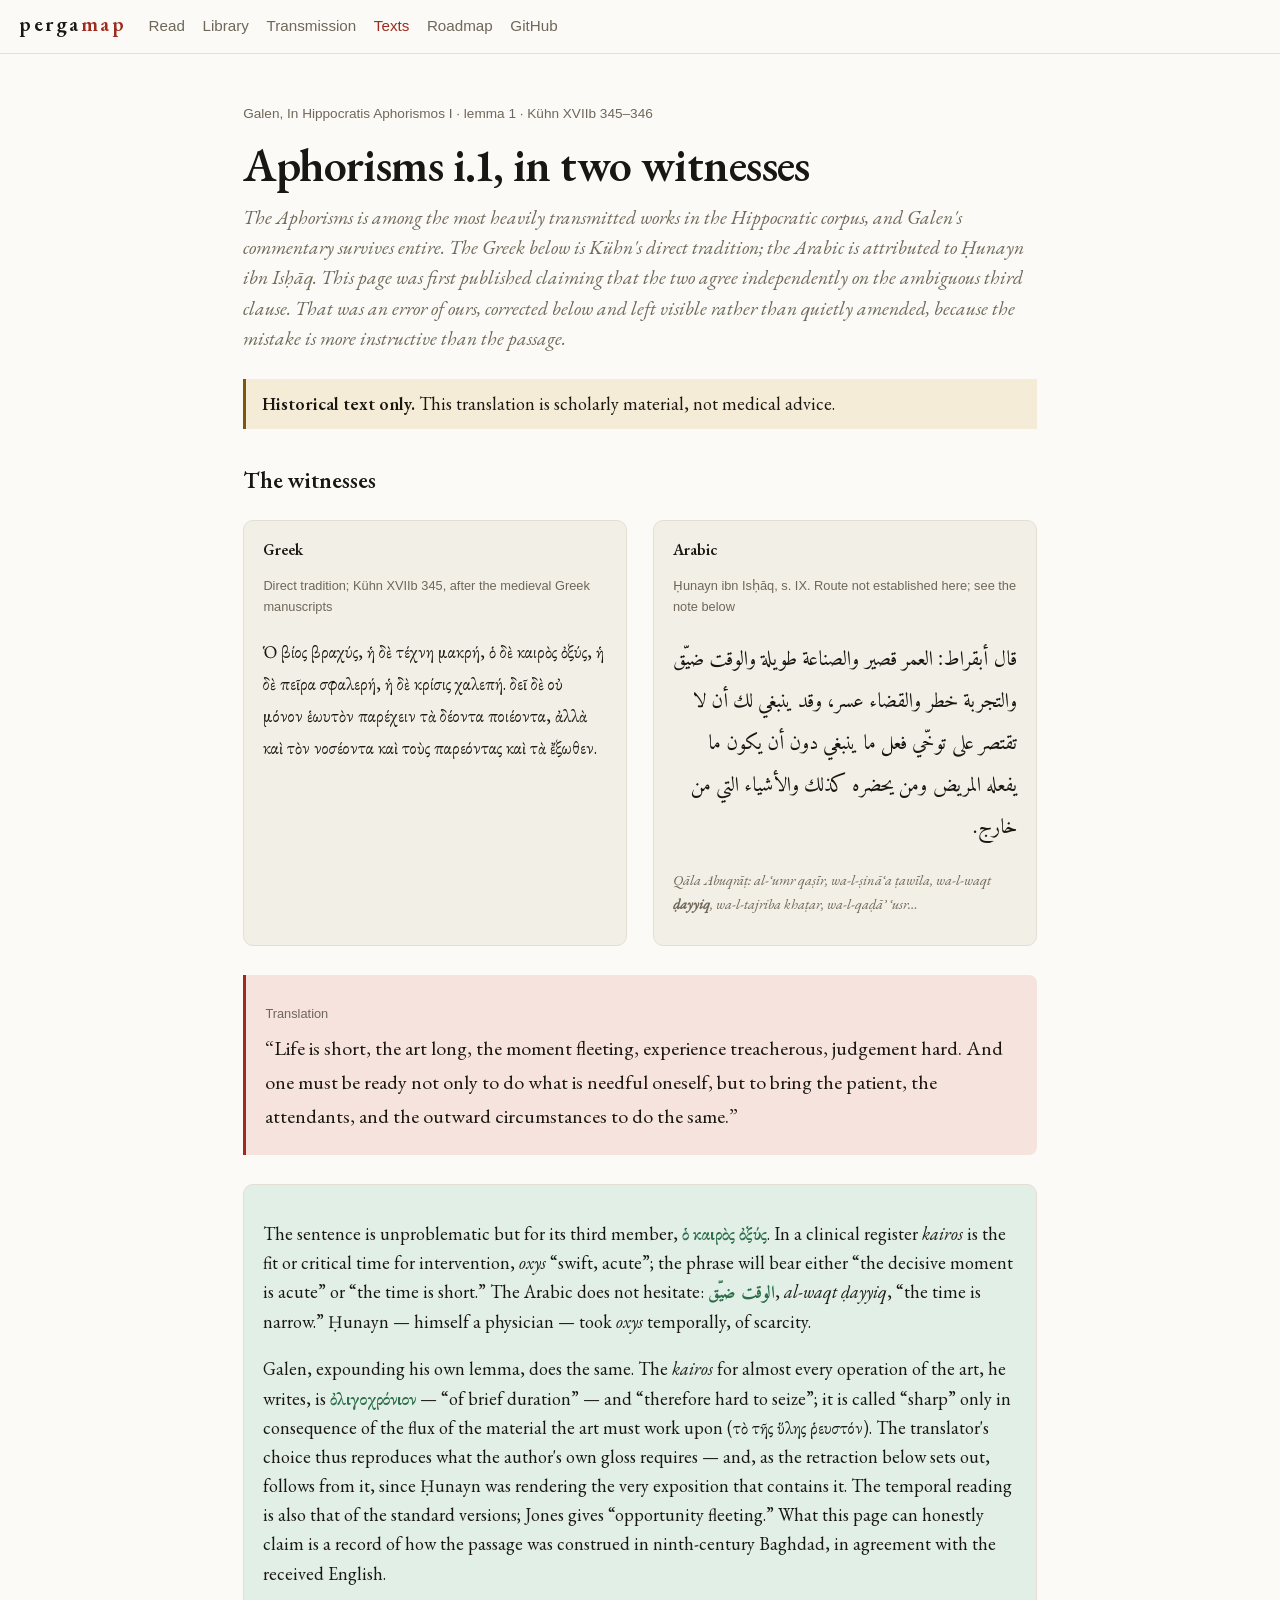
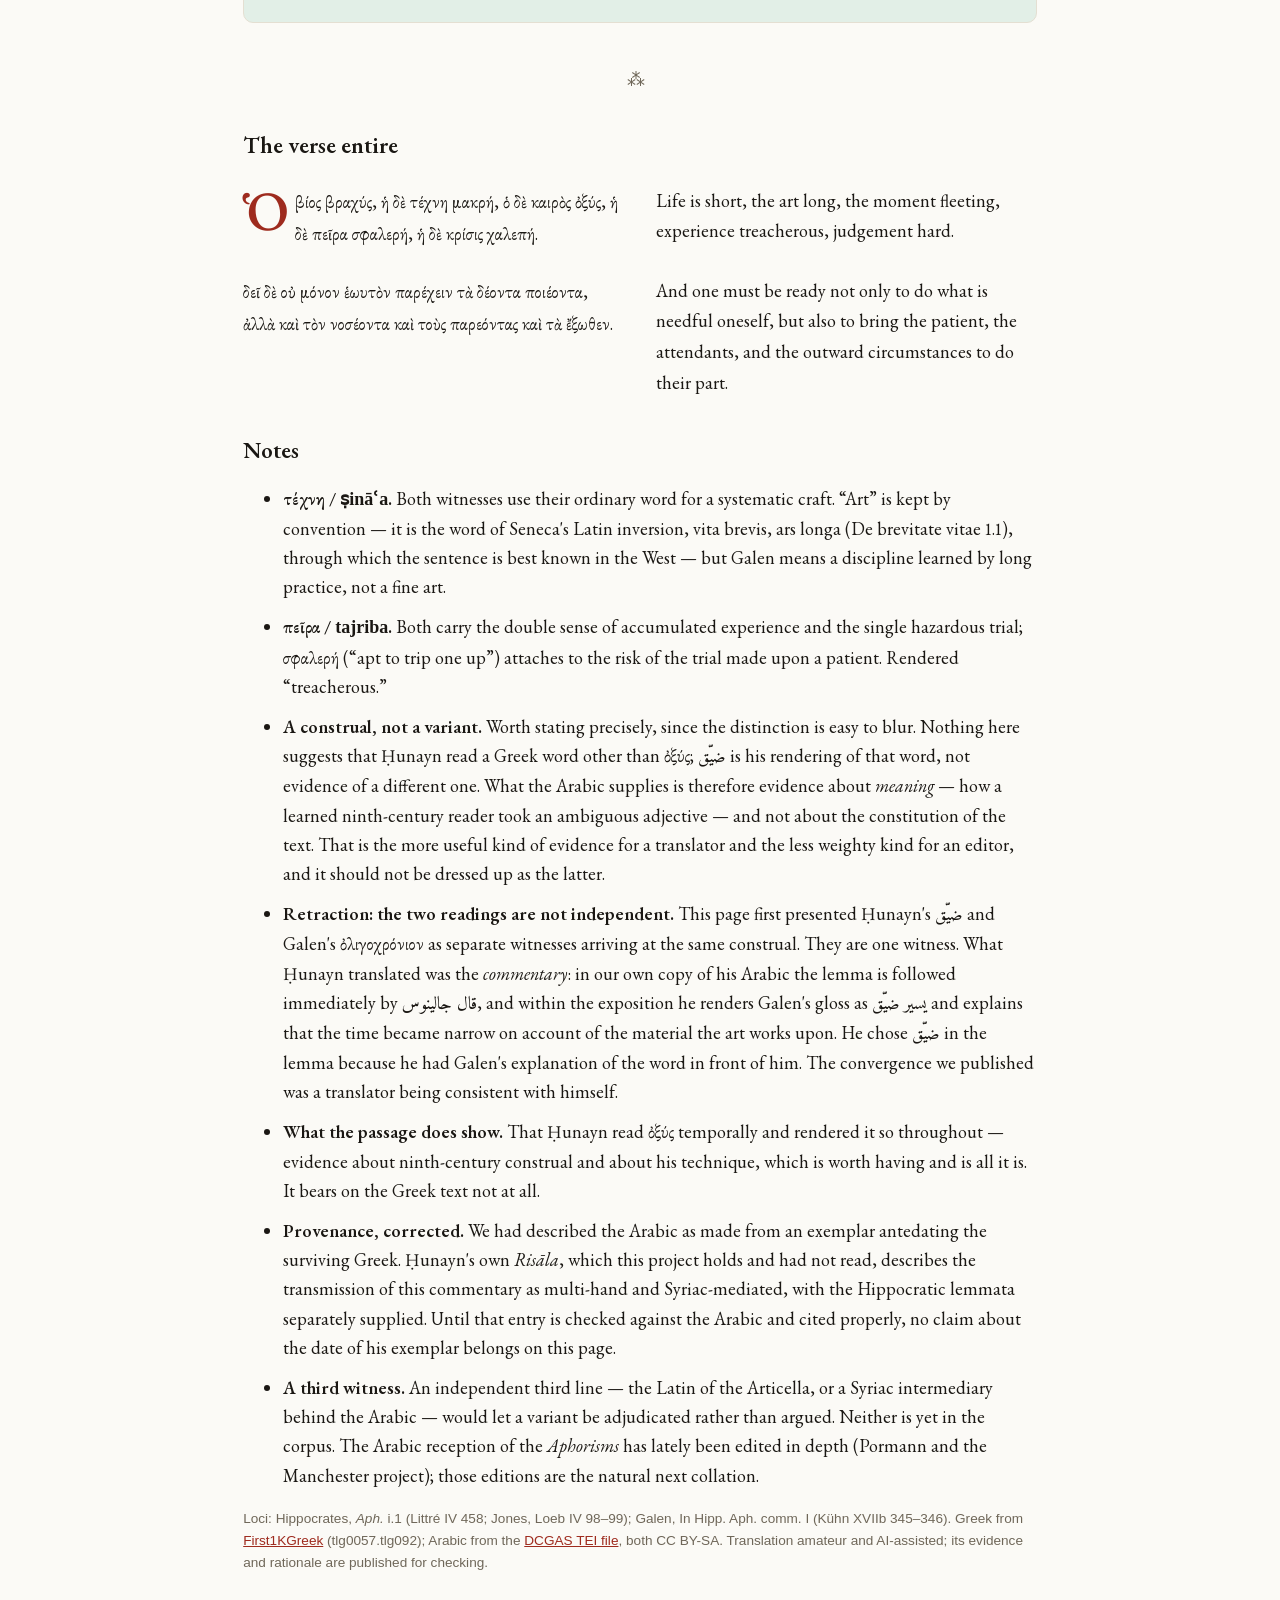
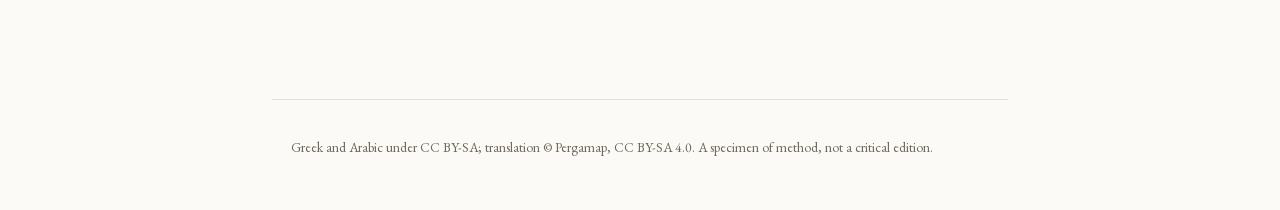
<file: translations/aphorisms-1-1.html>
<!DOCTYPE html>
<html lang="en">
<head>
<meta charset="utf-8">
<meta name="viewport" content="width=device-width, initial-scale=1">
<title>Aphorisms i.1, in two witnesses — Pergamap</title>
<meta name="description" content="Galen's Commentary on Hippocrates, Aphorisms i.1: the Greek direct tradition compared with Ḥunayn ibn Isḥāq's Arabic and Galen's gloss.">
<meta property="og:title" content="Aphorisms i.1, in two witnesses — Pergamap">
<meta property="og:description" content="The Greek direct tradition compared with Ḥunayn ibn Isḥāq's Arabic and Galen's own gloss.">
<meta property="og:type" content="article">
<meta property="og:site_name" content="Pergamap">
<link rel="canonical" href="https://pergamap.com/translations/aphorisms-1-1">
<link rel="icon" href="/favicon.svg" type="image/svg+xml">
<link rel="stylesheet" href="../style.css">
</head>
<body>
<header class="site">
  <a class="brand" href="../index.html">Perga<span>map</span></a>
  <nav aria-label="Primary">
    <a href="../read.html">Read</a>
    <a href="../library.html">Library</a>
    <a href="../transmission.html">Transmission</a>
    <a href="index.html" class="here" aria-current="page">Texts</a>
    <a href="../roadmap.html">Roadmap</a>
    <a href="https://github.com/posix4e/pergamap">GitHub</a>
  </nav>
</header>
<main class="apparatus">
  <p class="crumb">Galen, <span lang="la">In Hippocratis Aphorismos</span> I · lemma 1 · Kühn XVIIb 345–346</p>
  <h1>Aphorisms i.1, in two witnesses</h1>
  <p class="lead">The <em>Aphorisms</em> is among the most heavily transmitted works in the Hippocratic corpus, and Galen's commentary survives entire. The Greek below is Kühn's direct tradition; the Arabic is attributed to Ḥunayn ibn Isḥāq. This page was first published claiming that the two agree independently on the ambiguous third clause. That was an error of ours, corrected below and left visible rather than quietly amended, because the mistake is more instructive than the passage.</p>
  <div class="notice medical-warning"><p><strong>Historical text only.</strong> This translation is scholarly material, not medical advice.</p></div>

  <h2>The witnesses</h2>
  <div class="witnesses">
    <div class="wit">
      <h3>Greek</h3>
      <p class="prov">Direct tradition; Kühn XVIIb 345, after the medieval Greek manuscripts</p>
      <p class="grc" lang="grc">Ὁ βίος βραχύς, ἡ δὲ τέχνη μακρή, ὁ δὲ καιρὸς ὀξύς, ἡ δὲ πεῖρα σφαλερή, ἡ δὲ κρίσις χαλεπή. δεῖ δὲ οὐ μόνον ἑωυτὸν παρέχειν τὰ δέοντα ποιέοντα, ἀλλὰ καὶ τὸν νοσέοντα καὶ τοὺς παρεόντας καὶ τὰ ἔξωθεν.</p>
    </div>
    <div class="wit">
      <h3>Arabic</h3>
      <p class="prov">Ḥunayn ibn Isḥāq, s. IX. Route not established here; see the note below</p>
      <p class="ara" lang="ar" dir="rtl">قال أبقراط: العمر قصير والصناعة طويلة والوقت ضيّق والتجربة خطر والقضاء عسر، وقد ينبغي لك أن لا تقتصر على توخّي فعل ما ينبغي دون أن يكون ما يفعله المريض ومن يحضره كذلك والأشياء التي من خارج.</p>
      <p class="translit">Qāla Abuqrāṭ: al-ʿumr qaṣīr, wa-l-ṣināʿa ṭawīla, wa-l-waqt <b>ḍayyiq</b>, wa-l-tajriba khaṭar, wa-l-qaḍāʾ ʿusr…</p>
    </div>
  </div>

  <div class="verdict">
    <p class="prov translation-label">Translation</p>
    <p class="eng-final">“Life is short, the art long, the moment fleeting, experience treacherous, judgement hard. And one must be ready not only to do what is needful oneself, but to bring the patient, the attendants, and the outward circumstances to do the same.”</p>
  </div>

  <div class="crux">
    <p>The sentence is unproblematic but for its third member, <b lang="grc">ὁ καιρὸς ὀξύς</b>. In a clinical register <em>kairos</em> is the fit or critical time for intervention, <em>oxys</em> “swift, acute”; the phrase will bear either “the decisive moment is acute” or “the time is short.” The Arabic does not hesitate: <b lang="ar" dir="rtl">الوقت ضيّق</b>, <em>al-waqt ḍayyiq</em>, “the time is narrow.” Ḥunayn — himself a physician — took <em>oxys</em> temporally, of scarcity.</p>
    <p>Galen, expounding his own lemma, does the same. The <em>kairos</em> for almost every operation of the art, he writes, is <b lang="grc">ὀλιγοχρόνιον</b> — “of brief duration” — and “therefore hard to seize”; it is called “sharp” only in consequence of the flux of the material the art must work upon (<span lang="grc">τὸ τῆς ὕλης ῥευστόν</span>). The translator's choice thus reproduces what the author's own gloss requires — and, as the retraction below sets out, follows from it, since Ḥunayn was rendering the very exposition that contains it. The temporal reading is also that of the standard versions; Jones gives “opportunity fleeting.” What this page can honestly claim is a record of how the passage was construed in ninth-century Baghdad, in agreement with the received English.</p>
  </div>

  <hr class="divider">
  <h2>The verse entire</h2>
  <div class="pair">
    <div class="grc dropcap" lang="grc">Ὁ βίος βραχύς, ἡ δὲ τέχνη μακρή, ὁ δὲ καιρὸς ὀξύς, ἡ δὲ πεῖρα σφαλερή, ἡ δὲ κρίσις χαλεπή.</div>
    <div class="eng">Life is short, the art long, the moment fleeting, experience treacherous, judgement hard.</div>
  </div>
  <div class="pair">
    <div class="grc" lang="grc">δεῖ δὲ οὐ μόνον ἑωυτὸν παρέχειν τὰ δέοντα ποιέοντα, ἀλλὰ καὶ τὸν νοσέοντα καὶ τοὺς παρεόντας καὶ τὰ ἔξωθεν.</div>
    <div class="eng">And one must be ready not only to do what is needful oneself, but also to bring the patient, the attendants, and the outward circumstances to do their part.</div>
  </div>

  <h2 id="notes">Notes</h2>
  <ul class="notes">
    <li><strong><span lang="grc">τέχνη</span> / <span lang="ar" dir="rtl">ṣināʿa</span>.</strong> Both witnesses use their ordinary word for a systematic craft. “Art” is kept by convention — it is the word of Seneca's Latin inversion, <span lang="la">vita brevis, ars longa</span> (<span lang="la">De brevitate vitae</span> 1.1), through which the sentence is best known in the West — but Galen means a discipline learned by long practice, not a fine art.</li>
    <li><strong><span lang="grc">πεῖρα</span> / <span lang="ar" dir="rtl">tajriba</span>.</strong> Both carry the double sense of accumulated experience and the single hazardous trial; <span lang="grc">σφαλερή</span> (“apt to trip one up”) attaches to the risk of the trial made upon a patient. Rendered “treacherous.”</li>
    <li><strong>A construal, not a variant.</strong> Worth stating precisely, since the distinction is easy to blur. Nothing here suggests that Ḥunayn read a Greek word other than <span lang="grc">ὀξύς</span>; <span lang="ar" dir="rtl">ضيّق</span> is his rendering of that word, not evidence of a different one. What the Arabic supplies is therefore evidence about <em>meaning</em> — how a learned ninth-century reader took an ambiguous adjective — and not about the constitution of the text. That is the more useful kind of evidence for a translator and the less weighty kind for an editor, and it should not be dressed up as the latter.</li>
    <li><strong>Retraction: the two readings are not independent.</strong> This page first presented Ḥunayn's <span lang="ar" dir="rtl">ضيّق</span> and Galen's <span lang="grc">ὀλιγοχρόνιον</span> as separate witnesses arriving at the same construal. They are one witness. What Ḥunayn translated was the <em>commentary</em>: in our own copy of his Arabic the lemma is followed immediately by <span lang="ar" dir="rtl">قال جالينوس</span>, and within the exposition he renders Galen's gloss as <span lang="ar" dir="rtl">يسير ضيّق</span> and explains that the time became narrow on account of the material the art works upon. He chose <span lang="ar" dir="rtl">ضيّق</span> in the lemma because he had Galen's explanation of the word in front of him. The convergence we published was a translator being consistent with himself.</li>
    <li><strong>What the passage does show.</strong> That Ḥunayn read <span lang="grc">ὀξύς</span> temporally and rendered it so throughout — evidence about ninth-century construal and about his technique, which is worth having and is all it is. It bears on the Greek text not at all.</li>
    <li><strong>Provenance, corrected.</strong> We had described the Arabic as made from an exemplar antedating the surviving Greek. Ḥunayn's own <em>Risāla</em>, which this project holds and had not read, describes the transmission of this commentary as multi-hand and Syriac-mediated, with the Hippocratic lemmata separately supplied. Until that entry is checked against the Arabic and cited properly, no claim about the date of his exemplar belongs on this page.</li>
    <li><strong>A third witness.</strong> An independent third line — the Latin of the <span lang="la">Articella</span>, or a Syriac intermediary behind the Arabic — would let a variant be adjudicated rather than argued. Neither is yet in the corpus. The Arabic reception of the <em>Aphorisms</em> has lately been edited in depth (Pormann and the Manchester project); those editions are the natural next collation.</li>
  </ul>

  <p class="crumb">Loci: Hippocrates, <em>Aph.</em> i.1 (Littré IV 458; Jones, Loeb IV 98–99); Galen, <span lang="la">In Hipp. Aph. comm.</span> I (Kühn XVIIb 345–346). Greek from <a href="https://github.com/OpenGreekAndLatin/First1KGreek">First1KGreek</a> (tlg0057.tlg092); Arabic from the <a href="https://www.graeco-arabic-studies.org/fileadmin/user_upload/xml_files/gal_inhippaphor-transl-ar1.xml">DCGAS TEI file</a>, both CC BY-SA. Translation amateur and AI-assisted; its evidence and rationale are published for checking.</p>
</main>
<footer class="site">
  <p>Greek and Arabic under CC BY-SA; translation © Pergamap, CC BY-SA 4.0. A specimen of method, not a critical edition.</p>
</footer>
<script src="../assets/js/decode.js" defer></script>
</body>
</html>
</file>
<file: style.css>
@font-face {
  font-family: 'EB Garamond';
  font-style: normal;
  font-weight: 400;
  font-display: swap;
  src: url('assets/fonts/EBGaramond-400-greek-ext.woff2') format('woff2');
  unicode-range: U+1F00-1FFF;
}
@font-face {
  font-family: 'EB Garamond';
  font-style: normal;
  font-weight: 400;
  font-display: swap;
  src: url('assets/fonts/EBGaramond-400-greek.woff2') format('woff2');
  unicode-range: U+0370-0377, U+037A-037F, U+0384-038A, U+038C, U+038E-03A1, U+03A3-03FF;
}
@font-face {
  font-family: 'EB Garamond';
  font-style: normal;
  font-weight: 400;
  font-display: swap;
  src: url('assets/fonts/EBGaramond-400-latin-ext.woff2') format('woff2');
  unicode-range: U+0100-02BA, U+02BD-02C5, U+02C7-02CC, U+02CE-02D7, U+02DD-02FF, U+0304, U+0308, U+0329, U+1D00-1DBF, U+1E00-1E9F, U+1EF2-1EFF, U+2020, U+20A0-20AB, U+20AD-20C0, U+2113, U+2C60-2C7F, U+A720-A7FF;
}
@font-face {
  font-family: 'EB Garamond';
  font-style: normal;
  font-weight: 400;
  font-display: swap;
  src: url('assets/fonts/EBGaramond-400-latin.woff2') format('woff2');
  unicode-range: U+0000-00FF, U+0131, U+0152-0153, U+02BB-02BC, U+02C6, U+02DA, U+02DC, U+0304, U+0308, U+0329, U+2000-206F, U+20AC, U+2122, U+2191, U+2193, U+2212, U+2215, U+FEFF, U+FFFD;
}
@font-face {
  font-family: 'EB Garamond';
  font-style: normal;
  font-weight: 500;
  font-display: swap;
  src: url('assets/fonts/EBGaramond-500-greek-ext.woff2') format('woff2');
  unicode-range: U+1F00-1FFF;
}
@font-face {
  font-family: 'EB Garamond';
  font-style: normal;
  font-weight: 500;
  font-display: swap;
  src: url('assets/fonts/EBGaramond-500-greek.woff2') format('woff2');
  unicode-range: U+0370-0377, U+037A-037F, U+0384-038A, U+038C, U+038E-03A1, U+03A3-03FF;
}
@font-face {
  font-family: 'EB Garamond';
  font-style: normal;
  font-weight: 500;
  font-display: swap;
  src: url('assets/fonts/EBGaramond-500-latin-ext.woff2') format('woff2');
  unicode-range: U+0100-02BA, U+02BD-02C5, U+02C7-02CC, U+02CE-02D7, U+02DD-02FF, U+0304, U+0308, U+0329, U+1D00-1DBF, U+1E00-1E9F, U+1EF2-1EFF, U+2020, U+20A0-20AB, U+20AD-20C0, U+2113, U+2C60-2C7F, U+A720-A7FF;
}
@font-face {
  font-family: 'EB Garamond';
  font-style: normal;
  font-weight: 500;
  font-display: swap;
  src: url('assets/fonts/EBGaramond-500-latin.woff2') format('woff2');
  unicode-range: U+0000-00FF, U+0131, U+0152-0153, U+02BB-02BC, U+02C6, U+02DA, U+02DC, U+0304, U+0308, U+0329, U+2000-206F, U+20AC, U+2122, U+2191, U+2193, U+2212, U+2215, U+FEFF, U+FFFD;
}
@font-face {
  font-family: 'EB Garamond';
  font-style: normal;
  font-weight: 600;
  font-display: swap;
  src: url('assets/fonts/EBGaramond-600-greek-ext.woff2') format('woff2');
  unicode-range: U+1F00-1FFF;
}
@font-face {
  font-family: 'EB Garamond';
  font-style: normal;
  font-weight: 600;
  font-display: swap;
  src: url('assets/fonts/EBGaramond-600-greek.woff2') format('woff2');
  unicode-range: U+0370-0377, U+037A-037F, U+0384-038A, U+038C, U+038E-03A1, U+03A3-03FF;
}
@font-face {
  font-family: 'EB Garamond';
  font-style: normal;
  font-weight: 600;
  font-display: swap;
  src: url('assets/fonts/EBGaramond-600-latin-ext.woff2') format('woff2');
  unicode-range: U+0100-02BA, U+02BD-02C5, U+02C7-02CC, U+02CE-02D7, U+02DD-02FF, U+0304, U+0308, U+0329, U+1D00-1DBF, U+1E00-1E9F, U+1EF2-1EFF, U+2020, U+20A0-20AB, U+20AD-20C0, U+2113, U+2C60-2C7F, U+A720-A7FF;
}
@font-face {
  font-family: 'EB Garamond';
  font-style: normal;
  font-weight: 600;
  font-display: swap;
  src: url('assets/fonts/EBGaramond-600-latin.woff2') format('woff2');
  unicode-range: U+0000-00FF, U+0131, U+0152-0153, U+02BB-02BC, U+02C6, U+02DA, U+02DC, U+0304, U+0308, U+0329, U+2000-206F, U+20AC, U+2122, U+2191, U+2193, U+2212, U+2215, U+FEFF, U+FFFD;
}
@font-face {
  font-family: 'EB Garamond';
  font-style: italic;
  font-weight: 400;
  font-display: swap;
  src: url('assets/fonts/EBGaramond-400i-greek-ext.woff2') format('woff2');
  unicode-range: U+1F00-1FFF;
}
@font-face {
  font-family: 'EB Garamond';
  font-style: italic;
  font-weight: 400;
  font-display: swap;
  src: url('assets/fonts/EBGaramond-400i-greek.woff2') format('woff2');
  unicode-range: U+0370-0377, U+037A-037F, U+0384-038A, U+038C, U+038E-03A1, U+03A3-03FF;
}
@font-face {
  font-family: 'EB Garamond';
  font-style: italic;
  font-weight: 400;
  font-display: swap;
  src: url('assets/fonts/EBGaramond-400i-latin-ext.woff2') format('woff2');
  unicode-range: U+0100-02BA, U+02BD-02C5, U+02C7-02CC, U+02CE-02D7, U+02DD-02FF, U+0304, U+0308, U+0329, U+1D00-1DBF, U+1E00-1E9F, U+1EF2-1EFF, U+2020, U+20A0-20AB, U+20AD-20C0, U+2113, U+2C60-2C7F, U+A720-A7FF;
}
@font-face {
  font-family: 'EB Garamond';
  font-style: italic;
  font-weight: 400;
  font-display: swap;
  src: url('assets/fonts/EBGaramond-400i-latin.woff2') format('woff2');
  unicode-range: U+0000-00FF, U+0131, U+0152-0153, U+02BB-02BC, U+02C6, U+02DA, U+02DC, U+0304, U+0308, U+0329, U+2000-206F, U+20AC, U+2122, U+2191, U+2193, U+2212, U+2215, U+FEFF, U+FFFD;
}
@font-face {
  font-family: 'Amiri';
  font-style: normal;
  font-weight: 400;
  font-display: swap;
  src: url('assets/fonts/Amiri-400-arabic.woff2') format('woff2');
  unicode-range: U+0600-06FF, U+0750-077F, U+0870-088E, U+0890-0891, U+0897-08E1, U+08E3-08FF, U+200C-200E, U+2010-2011, U+204F, U+2E41, U+FB50-FDFF, U+FE70-FE74, U+FE76-FEFC, U+102E0-102FB, U+10E60-10E7E, U+10EC2-10EC4, U+10EFC-10EFF, U+1EE00-1EE03, U+1EE05-1EE1F, U+1EE21-1EE22, U+1EE24, U+1EE27, U+1EE29-1EE32, U+1EE34-1EE37, U+1EE39, U+1EE3B, U+1EE42, U+1EE47, U+1EE49, U+1EE4B, U+1EE4D-1EE4F, U+1EE51-1EE52, U+1EE54, U+1EE57, U+1EE59, U+1EE5B, U+1EE5D, U+1EE5F, U+1EE61-1EE62, U+1EE64, U+1EE67-1EE6A, U+1EE6C-1EE72, U+1EE74-1EE77, U+1EE79-1EE7C, U+1EE7E, U+1EE80-1EE89, U+1EE8B-1EE9B, U+1EEA1-1EEA3, U+1EEA5-1EEA9, U+1EEAB-1EEBB, U+1EEF0-1EEF1;
}
@font-face {
  font-family: 'Amiri';
  font-style: normal;
  font-weight: 700;
  font-display: swap;
  src: url('assets/fonts/Amiri-700-arabic.woff2') format('woff2');
  unicode-range: U+0600-06FF, U+0750-077F, U+0870-088E, U+0890-0891, U+0897-08E1, U+08E3-08FF, U+200C-200E, U+2010-2011, U+204F, U+2E41, U+FB50-FDFF, U+FE70-FE74, U+FE76-FEFC, U+102E0-102FB, U+10E60-10E7E, U+10EC2-10EC4, U+10EFC-10EFF, U+1EE00-1EE03, U+1EE05-1EE1F, U+1EE21-1EE22, U+1EE24, U+1EE27, U+1EE29-1EE32, U+1EE34-1EE37, U+1EE39, U+1EE3B, U+1EE42, U+1EE47, U+1EE49, U+1EE4B, U+1EE4D-1EE4F, U+1EE51-1EE52, U+1EE54, U+1EE57, U+1EE59, U+1EE5B, U+1EE5D, U+1EE5F, U+1EE61-1EE62, U+1EE64, U+1EE67-1EE6A, U+1EE6C-1EE72, U+1EE74-1EE77, U+1EE79-1EE7C, U+1EE7E, U+1EE80-1EE89, U+1EE8B-1EE9B, U+1EEA1-1EEA3, U+1EEA5-1EEA9, U+1EEAB-1EEBB, U+1EEF0-1EEF1;
}
:root {
  --bg: #fbfaf6;
  --bg2: #f2efe7;
  --text: #1a1713;
  --muted: #6f6759;
  --accent: #9e2b1e;
  --accent-soft: #f6e3dd;
  --border: #e4dfd2;
  --good: #2c6e49;
  --good-soft: #e2efe7;
  --warn: #7d570b;
  --warn-soft: #f5ecd7;
  --none: #9e2b1e;
  --none-soft: #f6e3dd;
  --unk: #6f6759;
  --unk-soft: #edeae1;
  --serif: 'EB Garamond', 'Iowan Old Style', Palatino, Georgia, serif;
  --sans: -apple-system, BlinkMacSystemFont, 'Segoe UI', Roboto, sans-serif;
  --arabic: 'Amiri', 'Geeza Pro', 'Noto Naskh Arabic', 'Times New Roman', serif;
}
@media (prefers-color-scheme: dark) {
  :root {
    --bg: #1b1916;
    --bg2: #232019;
    --text: #e9e4da;
    --muted: #a39c8f;
    --accent: #e0785f;
    --accent-soft: #3a241e;
    --border: #38332a;
    --good: #7fc8a0;
    --good-soft: #22352b;
    --warn: #e0b45f;
    --warn-soft: #382f1c;
    --none: #e0785f;
    --none-soft: #3a241e;
    --unk: #a39c8f;
    --unk-soft: #2a2822;
  }
}
* { box-sizing: border-box; }
body {
  margin: 0;
  background: var(--bg);
  color: var(--text);
  font-family: var(--serif);
  line-height: 1.62;
  font-size: 18px;
  font-variant-numeric: oldstyle-nums proportional-nums;
  -webkit-font-smoothing: antialiased;
}
header.site {
  border-bottom: 1px solid var(--border);
  padding: 0.9rem 1.2rem;
  display: flex; flex-wrap: wrap; align-items: baseline; gap: 0.4rem 1.4rem;
}
header.site .brand {
  font-family: var(--serif); font-weight: 600;
  letter-spacing: 0.12em; font-size: 1.3rem; line-height: 1;
  color: var(--text); text-decoration: none; text-transform: lowercase;
}
header.site .brand span { color: var(--accent); }
header.site nav { display: flex; flex-wrap: wrap; gap: 1.1rem; font-size: 0.95rem;
  font-family: var(--sans); }
header.site nav a { color: var(--muted); text-decoration: none; }
header.site nav a:hover, header.site nav a.here { color: var(--accent); }
a:focus-visible, button:focus-visible, input:focus-visible, summary:focus-visible {
  outline: 3px solid var(--accent); outline-offset: 3px;
}
main { max-width: 46rem; margin: 0 auto; padding: 2.2rem 1.2rem 4rem; }
main.wide { max-width: 72rem; }
h1 { font-size: clamp(2.1rem, 4.5vw, 2.9rem); font-weight: 600; line-height: 1.12; letter-spacing: -0.012em; margin: 0 0 0.7rem; text-wrap: balance; }
h2 { font-size: 1.45rem; font-weight: 600; line-height: 1.2; margin-top: 2.4rem; }
h3 { font-size: 1.1rem; }
a { color: var(--accent); }
p.lead { font-size: 1.22rem; font-style: italic; color: var(--muted); margin-top: 0; line-height: 1.55; text-wrap: pretty; }
.stats { display: grid; grid-template-columns: repeat(auto-fit, minmax(150px, 1fr)); gap: 0.8rem; margin: 1.8rem 0; }
.stat { background: var(--bg2); border: 1px solid var(--border); border-radius: 8px; padding: 0.9rem 1rem; }
.stat b { display: block; font-size: 1.7rem; line-height: 1.2; color: var(--accent); }
.stat span { font-size: 0.85rem; color: var(--muted);
  font-family: var(--sans); }
.card { background: var(--bg2); border: 1px solid var(--border); border-radius: 10px; padding: 1.2rem 1.4rem; margin: 1.4rem 0; }
.card h3 { margin-top: 0; }
.chip { display: inline-block; padding: 0.1rem 0.55rem; border-radius: 99px; font-size: 0.78rem;
  font-family: var(--sans); white-space: nowrap; }
.chip.none { background: var(--none-soft); color: var(--none); }
.chip.full { background: var(--good-soft); color: var(--good); }
.chip.partial { background: var(--warn-soft); color: var(--warn); }
.chip.unknown { background: var(--unk-soft); color: var(--unk); }
.conf { font-size: 0.72rem; color: var(--muted); font-family: var(--sans); }
/* corpus table */
.controls { display: flex; flex-wrap: wrap; gap: 0.6rem; margin: 1.2rem 0;
  font-family: var(--sans); }
.controls input[type=search] {
  flex: 1 1 220px; padding: 0.45rem 0.7rem; border: 1px solid var(--border); border-radius: 8px;
  background: var(--bg2); color: var(--text); font-size: 0.95rem;
}
.controls button {
  padding: 0.4rem 0.8rem; border: 1px solid var(--border); border-radius: 99px;
  background: var(--bg2); color: var(--muted); font-size: 0.85rem; cursor: pointer;
}
.controls button.on { background: var(--accent); border-color: var(--accent); color: var(--bg); }
.tablewrap { overflow: auto; max-height: 78vh; border: 1px solid var(--border); border-radius: 10px; }
table { border-collapse: collapse; width: 100%; min-width: 760px; font-size: 0.95rem; }
caption { text-align: left; padding: 0.7rem 0.9rem; color: var(--muted); background: var(--bg2);
  font-family: var(--sans); font-size: 0.85rem; }
th { position: sticky; top: 0; z-index: 2; text-align: left; font-family: var(--sans);
  font-size: 0.78rem; text-transform: uppercase; letter-spacing: 0.05em; color: var(--muted);
  padding: 0.7rem 0.9rem; border-bottom: 1px solid var(--border); background: var(--bg2); }
td { padding: 0.65rem 0.9rem; border-bottom: 1px solid var(--border); vertical-align: top; font-variant-numeric: tabular-nums lining-nums; }
tr:last-child td { border-bottom: none; }
tr.catalogue-highlight td { background: var(--accent-soft); }
td .lat { color: var(--muted); font-style: italic; font-size: 0.88rem; }
td .ref { color: var(--muted); font-size: 0.82rem; display: block; margin-top: 0.15rem; }
.bbaw-other { min-width: 22rem; color: var(--muted); font-size: 0.82rem; }
/* translation page */
.pair { display: grid; grid-template-columns: 1fr 1fr; gap: 1.2rem 2rem; margin: 1.6rem 0; }
@media (max-width: 720px) { .pair { grid-template-columns: 1fr; } }
.grc { font-size: 1.02rem; line-height: 1.75; }
.grc .kp { color: var(--accent); font-size: 0.75rem; font-family: var(--sans); user-select: none; }
.eng { line-height: 1.7; }
.notes li { margin-bottom: 0.7rem; }
.crumb { font-size: 0.85rem; color: var(--muted);
  font-family: var(--sans); }
footer.site { border-top: 1px solid var(--border); margin-top: 3rem; padding: 1.4rem 1.2rem 2.4rem;
  color: var(--muted); font-size: 0.85rem; max-width: 46rem; margin-left: auto; margin-right: auto; }
.notice { border-left: 3px solid var(--accent); padding: 0.2rem 0 0.2rem 1rem; color: var(--muted); margin: 1.6rem 0; }
.medical-warning { background: var(--warn-soft); border-color: var(--warn); color: var(--text); padding: 0.65rem 1rem; }
.medical-warning p { margin: 0; }
.error { color: var(--none); }
.feature { background: var(--bg2); border: 1px solid var(--border); border-radius: 12px; padding: 1.4rem 1.6rem; margin: 2rem 0; }
.feature-kicker { font-family: var(--sans);
  font-size: 0.78rem; text-transform: uppercase; letter-spacing: 0.08em; color: var(--accent); margin: 0 0 0.2rem; }
.feature-h { margin: 0 0 0.7rem; font-size: 1.4rem; line-height: 1.25; }
.feature p { margin: 0.6rem 0 0; }
details.trace { margin: 0.4rem 0 0; font-size: 0.88rem; color: var(--muted); }
details.trace summary { cursor: pointer; color: var(--accent);
  font-family: var(--sans); font-size: 0.8rem; }
details.trace div { border-left: 3px solid var(--border); padding: 0.3rem 0 0.3rem 0.9rem;
  margin-top: 0.4rem; white-space: pre-wrap; }
.eng .todo { color: var(--muted); font-style: italic; }
.seg-note { font-size: 0.88rem; color: var(--muted); margin-top: 0.4rem; }
.witnesses { display: grid; grid-template-columns: 1fr 1fr; gap: 1.2rem 1.6rem; margin: 1.6rem 0; }
@media (max-width: 720px) { .witnesses { grid-template-columns: 1fr; } }
.wit { background: var(--bg2); border: 1px solid var(--border); border-radius: 10px; padding: 1rem 1.2rem; }
.wit h3 { margin: 0 0 0.2rem; font-size: 1rem; }
.wit .prov, .prov { font-size: 0.8rem; color: var(--muted);
  font-family: var(--sans); margin-bottom: 0.7rem; }
.grc, .ara { font-size: 1.12rem; line-height: 1.8; }
.ara { font-size: 1.28rem; line-height: 2.05; }
[lang="ar"] { font-family: var(--arabic); }
.ara { direction: rtl; text-align: right; font-family: var(--arabic); }
.translit { font-size: 0.9rem; color: var(--muted); font-style: italic; margin-top: 0.5rem; line-height: 1.6; }
.verdict { background: var(--accent-soft); border-left: 3px solid var(--accent); border-radius: 0 8px 8px 0; padding: 1rem 1.2rem; margin: 1.8rem 0; }
.translation-label { margin-bottom: 0.3rem; }
.eng-final { font-size: 1.25rem; line-height: 1.7; margin: 0.4rem 0; }
.crux { background: var(--good-soft); border: 1px solid var(--border); border-radius: 10px; padding: 1rem 1.2rem; margin: 1.4rem 0; }
.crux b { color: var(--good); }

/* transmission map */
main.map-page { max-width: 92rem; }
.map-page > h1 { font-size: clamp(2.35rem, 5vw, 4.6rem); max-width: 13ch; letter-spacing: -0.035em; }
.map-page > .lead { max-width: 65rem; }
.eyebrow, .context-relation {
  margin: 0 0 0.35rem; color: var(--accent); font: 700 0.72rem/1.3 var(--sans);
  letter-spacing: 0.11em; text-transform: uppercase;
}
.map-stats { max-width: 68rem; }
.map-key {
  display: flex; flex-wrap: wrap; gap: 0.65rem 1.35rem; align-items: center; margin: 1.2rem 0 1.8rem;
  color: var(--muted); font: 0.78rem/1.4 var(--sans);
}
.map-key span { display: inline-flex; align-items: center; gap: 0.45rem; }
.key-line { width: 2.2rem; border-top: 2px solid var(--accent); }
.key-line.uncertainty { border-top-style: dashed; }
.key-line.influence { border-top-style: dashed; border-color: var(--muted); }
.key-dot { width: 0.65rem; height: 0.65rem; border-radius: 50%; background: var(--good); }
.map-explorer {
  margin: 2rem 0 3.5rem; border: 1px solid var(--border); border-radius: 16px; background: var(--bg2); overflow: hidden;
  box-shadow: 0 18px 60px color-mix(in srgb, var(--text) 7%, transparent);
}
.map-controls {
  display: grid; grid-template-columns: minmax(15rem, 1fr) minmax(15rem, 1.2fr); gap: 0.55rem 1.5rem; align-items: end;
  padding: 1.2rem 1.35rem; border-bottom: 1px solid var(--border); background: var(--bg);
}
.map-controls h2 { margin: 0; }
.map-controls p { margin: 0.2rem 0 0; }
.search-label { color: var(--muted); font: 600 0.78rem/1.2 var(--sans); }
.map-controls input[type=search] {
  grid-column: 2; width: 100%; padding: 0.68rem 0.8rem; border: 1px solid var(--border); border-radius: 9px;
  background: var(--bg2); color: var(--text); font-size: 1rem;
}
.controls.compact { grid-column: 1 / -1; margin: 0.35rem 0 0; }
.map-workspace { display: grid; grid-template-columns: minmax(16rem, 20rem) minmax(0, 1fr); min-height: 42rem; }
.map-index { border-right: 1px solid var(--border); background: var(--bg); }
.map-list { max-height: 52rem; overflow-y: auto; padding: 0.65rem; scrollbar-color: var(--border) transparent; }
.map-list-item {
  display: block; width: 100%; padding: 0.72rem 0.75rem; border: 1px solid transparent; border-radius: 9px; text-align: left;
  background: transparent; color: var(--text); cursor: pointer; font: inherit;
}
.map-list-item:hover { background: var(--bg2); border-color: var(--border); }
.map-list-item.selected { background: var(--accent-soft); border-color: color-mix(in srgb, var(--accent) 38%, var(--border)); }
.map-list-item strong { display: block; font-size: 0.92rem; line-height: 1.25; }
.map-list-latin { display: block; margin-top: 0.12rem; color: var(--muted); font-size: 0.78rem; font-style: italic; line-height: 1.3; }
.map-list-badges { display: flex; flex-wrap: wrap; gap: 0.3rem; margin-top: 0.45rem; }
.mini-badge, .local-marker {
  display: inline-flex; width: fit-content; padding: 0.08rem 0.42rem; border-radius: 99px; color: var(--muted); background: var(--unk-soft);
  font: 600 0.65rem/1.4 var(--sans);
}
.mini-badge.arabic { color: var(--accent); background: var(--accent-soft); }
.mini-badge.later { color: var(--good); background: var(--good-soft); }
.mini-badge.quiet { font-weight: 400; }
.empty-map { padding: 0.8rem; color: var(--muted); font-size: 0.9rem; }
.map-branch { min-width: 0; padding: 1.35rem; }
.branch-heading { display: flex; justify-content: space-between; gap: 1rem 2rem; align-items: flex-start; }
.branch-heading h2 { margin: 0; font-size: clamp(1.45rem, 3vw, 2.15rem); }
.branch-subtitle { margin: 0.35rem 0 0; color: var(--muted); font-style: italic; }
.branch-links, .detail-links { display: flex; flex-wrap: wrap; gap: 0.45rem 0.75rem; }
.branch-links { justify-content: flex-end; }
.branch-links a, .detail-links a {
  display: inline-flex; padding: 0.32rem 0.58rem; border: 1px solid var(--border); border-radius: 7px; background: var(--bg);
  font: 600 0.72rem/1.35 var(--sans); text-decoration: none;
}
.transmission-caveat {
  margin: 1.15rem 0 0; padding: 0.75rem 0.9rem; border-left: 4px solid var(--warn); border-radius: 0 8px 8px 0;
  background: var(--warn-soft); color: var(--text); font-size: 0.84rem; line-height: 1.5;
}
.tree-stages {
  display: grid; grid-template-columns: minmax(8rem, 0.75fr) minmax(9rem, 0.9fr) minmax(14rem, 1.35fr) minmax(10rem, 1fr);
  grid-template-areas: "source composition tradition empty" "source composition arabic later";
  gap: 1.1rem 1.25rem; margin-top: 1.7rem; align-items: start;
}
.tree-stage { position: relative; min-width: 0; }
.stage-source { grid-area: source; }
.stage-composition { grid-area: composition; align-self: stretch; }
.stage-tradition { grid-area: tradition; }
.stage-arabic { grid-area: arabic; }
.stage-later { grid-area: later; }
.stage-composition::before, .stage-tradition::before, .stage-arabic::before, .stage-later::before {
  content: ""; position: absolute; left: -1.25rem; top: 2.5rem; width: 1.25rem; border-top: 2px solid var(--accent);
}
.stage-composition::after {
  content: ""; position: absolute; right: -0.65rem; top: 2.5rem; height: calc(50% + 1.25rem); border-right: 2px solid var(--accent);
}
.stage-tradition::before, .stage-arabic::before { left: -1.9rem; width: 1.9rem; }
.stage-arabic::before { border-top-style: dashed; }
.tree-stage > header { min-height: 3.5rem; padding-bottom: 0.7rem; border-bottom: 1px solid var(--border); }
.tree-stage > header span { display: block; color: var(--muted); font: 0.68rem/1.2 var(--sans); }
.tree-stage > header b { font-size: 0.93rem; }
.tree-nodes { position: relative; display: grid; gap: 0.72rem; padding-top: 0.85rem; }
.tree-nodes:has(.tree-node:nth-child(2))::before {
  content: ""; position: absolute; left: -0.52rem; top: 1.55rem; bottom: 1.55rem; border-left: 1px solid var(--accent);
}
.tree-node {
  position: relative; display: flex; flex-direction: column; gap: 0.2rem; width: 100%; min-height: 6.4rem; padding: 0.78rem;
  border: 1px solid var(--border); border-radius: 10px; text-align: left; background: var(--bg); color: var(--text); cursor: pointer;
  font: inherit; box-shadow: 0 4px 18px color-mix(in srgb, var(--text) 5%, transparent);
}
.tree-node::before { content: ""; position: absolute; left: -0.53rem; top: 50%; width: 0.53rem; border-top: 1px solid var(--accent); }
.tree-node:hover { border-color: var(--accent); transform: translateY(-1px); }
.tree-node.selected { border-color: var(--accent); box-shadow: 0 0 0 2px var(--accent-soft); }
.tree-node.arabic { border-left: 4px solid var(--accent); }
.tree-node.route-uncertain { border-top-style: dashed; border-right-style: dashed; border-bottom-style: dashed; }
.tree-node.route-uncertain::before { border-top-style: dashed; }
.tree-node.hebrew { border-left: 4px solid var(--warn); }
.tree-node.latin { border-left: 4px solid var(--good); }
.tree-node.english, .tree-node.german, .tree-node.multilingual { border-left: 4px solid var(--muted); }
.tree-relation { color: var(--accent); font: 700 0.63rem/1.2 var(--sans); text-transform: uppercase; letter-spacing: 0.06em; }
.tree-node strong { font-size: 0.92rem; line-height: 1.25; }
.tree-subtitle { color: var(--muted); font-size: 0.74rem; line-height: 1.3; }
.tree-route {
  margin-top: 0.25rem; padding: 0.3rem 0.4rem; border-radius: 5px; background: var(--accent-soft); color: var(--accent);
  font: 700 0.65rem/1.35 var(--sans);
}
.local-marker { margin-top: auto; color: var(--good); background: var(--good-soft); }
.tree-empty { margin: 0; padding: 0.78rem; border: 1px dashed var(--border); border-radius: 10px; color: var(--muted); font-size: 0.76rem; line-height: 1.4; }
.node-detail {
  display: grid; grid-template-columns: minmax(11rem, 0.7fr) minmax(18rem, 1.6fr) minmax(12rem, 1fr); gap: 0.7rem 1.2rem;
  margin-top: 1.5rem; padding: 1rem 1.15rem; border: 1px solid var(--border); border-radius: 11px; background: var(--bg);
}
.node-detail .eyebrow { grid-column: 1; margin: 0; }
.node-detail h3 { grid-column: 1; margin: 0; }
.node-detail > p:not(.eyebrow) { grid-column: 2; grid-row: 1 / span 2; margin: 0; color: var(--muted); font-size: 0.88rem; }
.node-detail .detail-links { grid-column: 3; grid-row: 1 / span 2; align-content: start; }
.detail-primary { color: var(--bg) !important; background: var(--accent) !important; border-color: var(--accent) !important; }
.context-grid { display: grid; grid-template-columns: repeat(4, minmax(0, 1fr)); gap: 0.85rem; margin: 1.2rem 0 2.5rem; }
.context-card { position: relative; padding: 1rem 1.05rem 1.1rem; border: 1px dashed var(--muted); border-radius: 11px; background: var(--bg2); }
.context-card::before { content: ""; display: block; width: 2.4rem; margin: -1.15rem 0 0.8rem; border-top: 2px dashed var(--muted); }
.context-card h3 { margin: 0; }
.context-card p { font-size: 0.86rem; }
.context-card .context-date { margin: 0.25rem 0 0.65rem; color: var(--muted); font: 0.72rem/1.4 var(--sans); }
.source-grid { display: grid; grid-template-columns: repeat(auto-fit, minmax(15rem, 1fr)); gap: 0.65rem; margin-top: 1rem; }
.source-card { display: flex; flex-direction: column; padding: 0.8rem 0.9rem; border: 1px solid var(--border); border-radius: 9px; background: var(--bg2); text-decoration: none; }
.source-card:hover { border-color: var(--accent); }
.source-card strong { color: var(--text); font-size: 0.84rem; line-height: 1.35; }
.source-card span { margin-top: 0.25rem; color: var(--muted); font: 0.7rem/1.35 var(--sans); }

@media (max-width: 1100px) {
  .tree-stages { grid-template-columns: minmax(0, 1fr); grid-template-areas: "source" "composition" "tradition" "arabic" "later"; gap: 1rem; }
  .stage-composition::after { display: none; }
  .stage-composition::before, .stage-tradition::before, .stage-arabic::before, .stage-later::before {
    left: 1rem; top: -1rem; width: 0; height: 1rem; border-top: 0; border-left: 2px solid var(--accent);
  }
  .stage-arabic::before { border-left-style: dashed; }
  .context-grid { grid-template-columns: repeat(2, minmax(0, 1fr)); }
  .node-detail { grid-template-columns: 1fr 2fr; }
  .node-detail .detail-links { grid-column: 1 / -1; grid-row: auto; }
}
@media (max-width: 760px) {
  main.map-page { padding-top: 1.5rem; }
  .map-controls { grid-template-columns: 1fr; }
  .search-label, .map-controls input[type=search] { grid-column: 1; }
  .map-workspace { grid-template-columns: minmax(0, 1fr); }
  .map-index { border-right: 0; border-bottom: 1px solid var(--border); }
  .map-list { display: flex; gap: 0.5rem; max-height: none; overflow-x: auto; }
  .map-list-item { flex: 0 0 14rem; }
  .branch-heading { display: block; }
  .branch-links { justify-content: flex-start; margin-top: 0.8rem; }
  .node-detail { grid-template-columns: minmax(0, 1fr); }
  .node-detail .eyebrow, .node-detail h3, .node-detail > p:not(.eyebrow), .node-detail .detail-links { grid-column: 1; grid-row: auto; }
  .context-grid { grid-template-columns: 1fr; }
}

/* ---- reading apparatus: Kuhn anchors live in the margin on wide screens ---- */
.kp { color: var(--accent); font-family: var(--sans); font-variant-numeric: tabular-nums lining-nums; }
@media (min-width: 1180px) {
  main.apparatus { max-width: 52rem; }
  main.apparatus .pair, main.apparatus .grc { position: relative; }
  main.apparatus .kp {
    position: absolute; left: -5.6rem; width: 4.6rem; text-align: right;
    font-size: 0.72rem; letter-spacing: 0.02em; padding-top: 0.35em; user-select: none;
  }
}

/* ---- rubricated initial ---- */
.dropcap::first-letter {
  float: left; font-size: 3.1em; line-height: 0.82; padding: 0.04em 0.1em 0 0;
  color: var(--accent); font-weight: 500;
}

/* ---- asterismos divider ---- */
.divider { border: 0; margin: 2.6rem auto 2.2rem; text-align: center; }
.divider::before { content: "\2042"; color: var(--muted); font-size: 1.1rem; letter-spacing: 0.4em; }

/* ---- the shelf: one spine per work ---- */
.shelf-wrap { margin: 2rem 0 0.6rem; }
@media (min-width: 1080px) {
  .shelf-wrap { margin-left: -6rem; margin-right: -6rem; }
}
.shelf {
  display: flex; align-items: flex-end; gap: 2px; flex-wrap: wrap;
  padding: 0 0.2rem 0.55rem; border-bottom: 3px solid var(--text); min-height: 96px;
}
.spine {
  display: inline-block; width: 6px; border-radius: 1.5px 1.5px 0 0;
  background: var(--unk); opacity: 0.92; cursor: pointer;
  transition: transform 120ms ease, opacity 120ms ease;
}
.spine.none { background: var(--accent); }
.spine.partial { background: var(--warn); }
.spine.full { background: var(--good); }
.spine.unknown { background: var(--unk); opacity: 0.78; }
.spine:hover, .spine:focus-visible { transform: translateY(-5px); opacity: 1; }
.shelf-legend {
  display: flex; flex-wrap: wrap; gap: 0.4rem 1.3rem; margin-top: 0.7rem;
  color: var(--muted); font-family: var(--sans); font-size: 0.82rem;
}
.shelf-legend span { display: inline-flex; align-items: center; gap: 0.45rem; }
.shelf-legend i { width: 0.62rem; height: 0.62rem; border-radius: 2px; }
.shelf-legend .k-none { background: var(--accent); }
.shelf-legend .k-partial { background: var(--warn); }
.shelf-legend .k-full { background: var(--good); }
.shelf-legend .k-unknown { background: var(--unk); opacity: 0.78; }
.shelf-caption { margin-top: 1rem; font-size: 1.05rem; }
.shelf-caption b { color: var(--accent); font-weight: 600; }

/* ---- library view tabs ---- */
.viewtabs {
  display: flex; flex-wrap: wrap; gap: 0.4rem; margin: 1.4rem 0 1.6rem;
  border-bottom: 1px solid var(--border); font-family: var(--sans);
}
.viewtabs a {
  padding: 0.5rem 0.95rem 0.6rem; color: var(--muted); text-decoration: none;
  border: 1px solid transparent; border-bottom: 0; border-radius: 9px 9px 0 0;
  font-size: 0.95rem; margin-bottom: -1px;
}
.viewtabs a:hover { color: var(--accent); }
.viewtabs a[aria-current="true"] {
  color: var(--accent); background: var(--bg); border-color: var(--border);
  border-bottom: 1px solid var(--bg); font-weight: 600;
}
.view[hidden] { display: none; }

/* ---- texts index ---- */
.textlist { display: grid; gap: 1rem; margin: 1.8rem 0; }
.textcard {
  display: block; padding: 1.15rem 1.3rem; border: 1px solid var(--border); border-radius: 11px;
  background: var(--bg2); text-decoration: none; color: var(--text);
}
.textcard:hover { border-color: var(--accent); }
.textcard h3 { margin: 0 0 0.15rem; font-size: 1.18rem; }
.textcard .lat { font-style: italic; color: var(--muted); }
.textcard p { margin: 0.45rem 0 0; color: var(--muted); font-size: 0.95rem; }
.textcard .chip { float: right; margin-left: 0.8rem; }

/* ---- colophon ---- */
.colophon {
  margin-top: 1.1rem; padding-top: 1rem; border-top: 1px solid var(--border);
  font-family: var(--serif); font-style: italic; font-size: 0.92rem;
}
.colophon::before { content: "\2766"; font-style: normal; color: var(--accent); margin-right: 0.55rem; }

@media (prefers-reduced-motion: reduce) {
  .spine { transition: none; }
  .spine:hover, .spine:focus-visible, .tree-node:hover { transform: none; }
}

/* zcorner (unlisted working page) */
.locus { border-top: 1px solid var(--border); padding-top: 1.2rem; margin-top: 1.8rem; }
.locus h3 { margin: 0 0 0.2rem; }
.ask { background: var(--bg2); border-radius: 8px; padding: 0.7rem 1rem; font-size: 0.95rem; font-family: var(--sans); }
.tag { font-family: var(--sans); font-size: 0.75rem; text-transform: uppercase; letter-spacing: 0.08em; color: var(--accent); }

/* read: guess-then-reveal cards */
.choices { margin: 1.1rem 0; display: grid; gap: 0.5rem; }
button.choice, .choice.shown { display: block; width: 100%; text-align: left; font-family: var(--sans);
  font-size: 0.94rem; padding: 0.7rem 0.9rem; border: 1px solid var(--border); border-radius: 8px;
  background: var(--bg); color: var(--text); }
button.choice { cursor: pointer; }
button.choice:hover, button.choice:focus-visible { border-color: var(--accent); background: var(--bg2); }
.choice.shown.picked { border-width: 2px; }
.choice.shown.picked.tone-full { border-color: var(--good); background: var(--good-soft); }
.choice.shown.picked.tone-partial { border-color: var(--warn); background: var(--warn-soft); }
.choice.shown.picked.tone-none { border-color: var(--none); background: var(--none-soft); }
.choice.shown b { display: block; font-weight: 500; margin-bottom: 0.3rem; }
.choice.shown .crumb { margin: 0.4rem 0 0; }
.choice.shown .chip { float: right; margin-left: 0.6rem; }
a.chip, button.chip { cursor: pointer; display: inline-block; margin: 0 0.4rem 0.4rem 0;
  border: 1px solid currentColor; background: none; text-decoration: none; }

/* ── the reading run ─────────────────────────────────────────────────────────
   The rail and the vocabulary strip are mechanics, not decoration: they belong
   to both skins. Only the palette below is the hidden part. */
:root { --mono: ui-monospace, SFMono-Regular, "SF Mono", Menlo, Consolas, monospace;
  --decoded: #1c6f6f; }
.tag, #rail, #decoded .head, .choice .chip {
  font-family: var(--mono); text-transform: uppercase; letter-spacing: 0.11em;
  font-size: 0.68rem;
}
#rail { display: flex; align-items: center; gap: 0.9rem; color: var(--muted); margin: 0 0 2.2rem; }
#rail[hidden], #decoded[hidden] { display: none; }  /* an explicit display beats the hidden attribute */
#rail .bar { flex: 1; height: 1px; background: var(--border); position: relative; }
#rail .bar i { position: absolute; inset: 0 auto 0 0; background: var(--accent); display: block; }

#decoded { margin: 2.4rem 0 0; border-top: 1px solid var(--border); padding-top: 1rem; }
#decoded .head { color: var(--muted); margin: 0 0 0.7rem; }
#decoded ul { list-style: none; padding: 0; margin: 0; display: flex; flex-wrap: wrap; gap: 0.45rem; }
#decoded li { border: 1px solid var(--border); border-radius: 6px;
  background: var(--bg2); font-size: 0.86rem; }
#decoded li button.key { display: block; width: 100%; text-align: left; cursor: pointer;
  background: none; border: 0; padding: 0.3rem 0.6rem; font: inherit; color: inherit; }
#decoded li button.key:hover, #decoded li button.key:focus-visible { color: var(--decoded); }
#decoded li b { color: var(--decoded); font-weight: 500; }
#decoded li span { color: var(--muted); font-size: 0.8rem; margin-left: 0.4rem; }
#decoded li.fresh { border-color: var(--decoded); }
#decoded .hint { margin-top: 1.1rem; color: var(--decoded); }

/* ── decode: the skin underneath ─────────────────────────────────────────────
   No control offers this anywhere. It is reached by typing one of the Greek
   words the reading run teaches — see assets/js/decode.js. Dark ground, one
   accent, and the Greek left in Garamond, because the chrome is the terminal
   and the text is the thing worth looking at. */
body.decode {
  --bg: #0c0b0a; --bg2: #15130f; --text: #e7e1d4; --muted: #8b8172;
  --border: #272320; --accent: #ff4a31; --accent-soft: #2a1410;
  --good: #79d6b4; --good-soft: #0f241d; --warn: #e0a33a; --warn-soft: #241a09;
  --none: #ff6a54; --none-soft: #2a1210; --unk: #8b8172; --unk-soft: #1b1815;
  --decoded: #6fd3d3;
  background: var(--bg); color: var(--text);
}
body.decode .site { background: transparent; border-color: var(--border); }
body.decode .brand { color: var(--text); }
body.decode .locus { border-top: none; padding-top: 0; }
body.decode .grc, body.decode .ara { font-size: 1.42rem; line-height: 1.75; color: var(--text); }
body.decode .pair { border-left: 2px solid var(--accent); padding-left: 1.3rem; margin: 1.6rem 0; }
body.decode .notice { background: var(--bg2); border-left-color: var(--accent); }
body.decode button.choice { background: var(--bg2); color: var(--text); border-color: var(--border); }
body.decode button.choice:hover, body.decode button.choice:focus-visible {
  border-color: var(--accent); background: #1c1813;
}
body.decode .choice.shown { background: var(--bg2); border-color: var(--border); }
body.decode table tbody tr:hover { background: #17140f; }

/* the only thing that ever mentions it, and only after you have done it */
#decode-note {
  position: fixed; left: 50%; bottom: 1.6rem; transform: translateX(-50%);
  font-family: var(--mono); font-size: 0.7rem; text-transform: uppercase;
  letter-spacing: 0.11em; color: var(--muted); background: var(--bg2);
  border: 1px solid var(--border); border-radius: 99px; padding: 0.4rem 0.9rem; margin: 0;
}

/* the result you paste under the video */
pre.share { font-family: var(--mono); font-size: 0.82rem; line-height: 1.7; white-space: pre-wrap;
  background: var(--bg2); border: 1px solid var(--border); border-radius: 8px;
  padding: 0.9rem 1.1rem; margin: 0.6rem 0 0; color: var(--muted); overflow-x: auto; }
</file>
